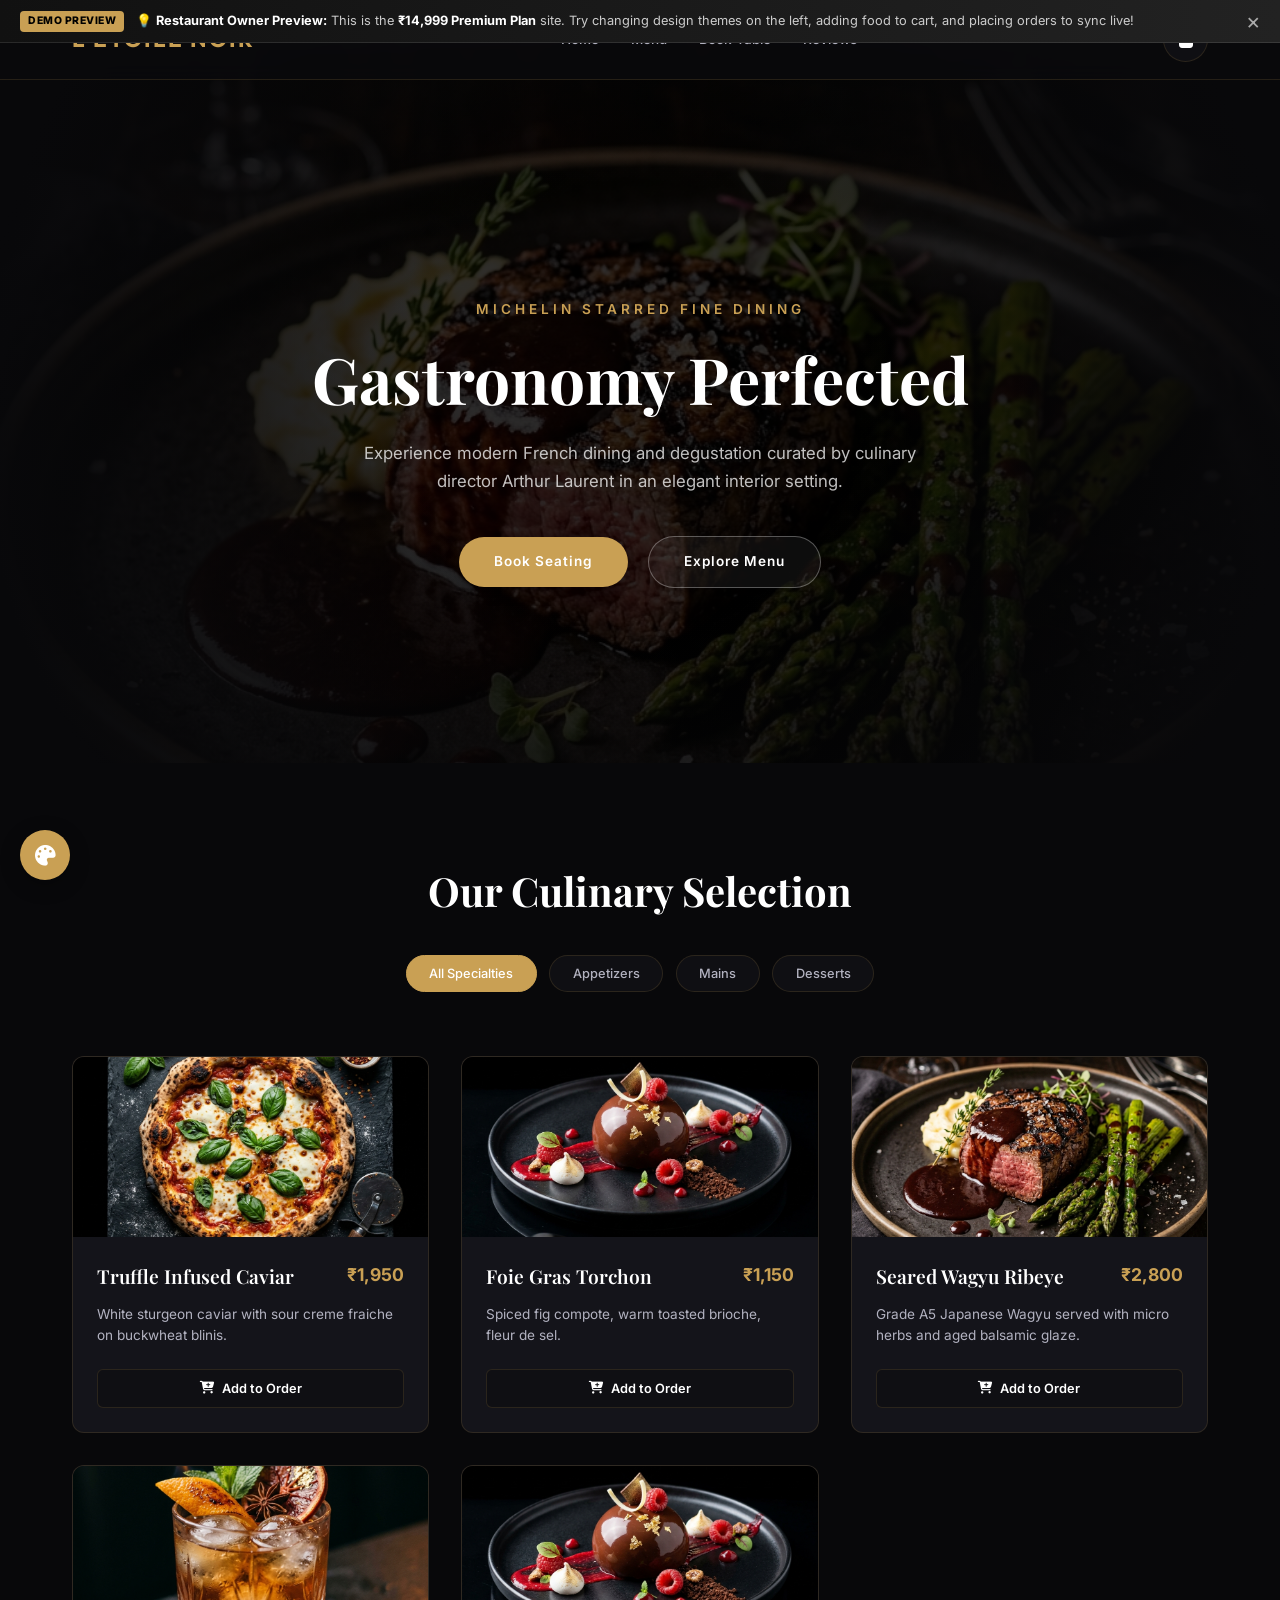
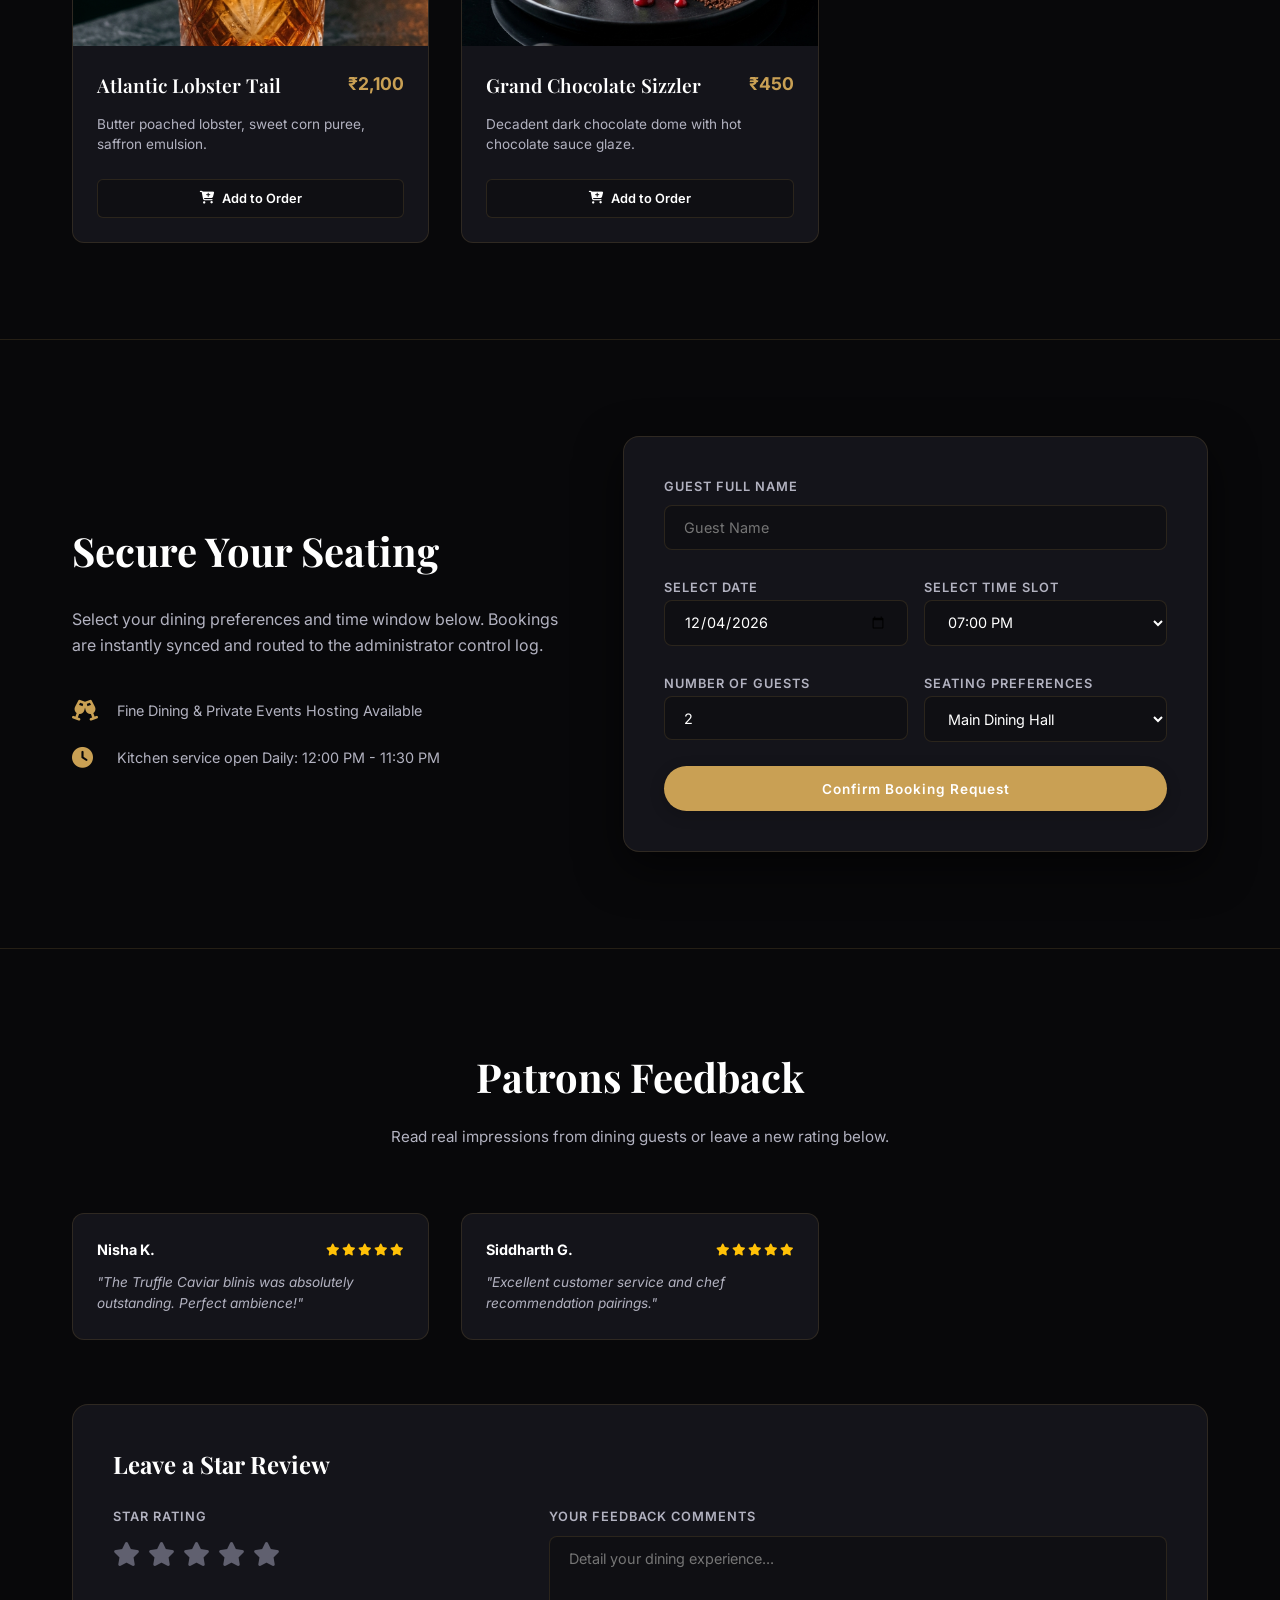
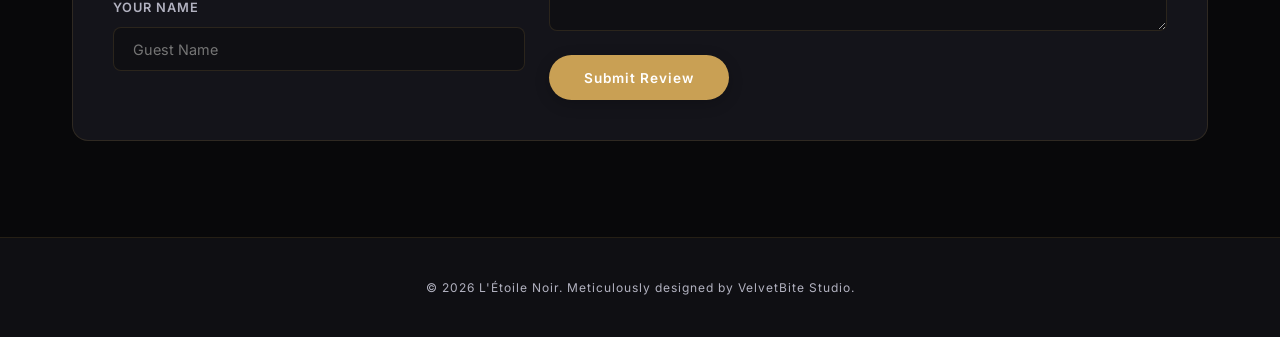
<file: demo/index.html>
<!DOCTYPE html>
<html lang="en">
<head>
    <meta charset="UTF-8">
    <meta name="viewport" content="width=device-width, initial-scale=1.0">
    <title>Live Demo Showcase | VelvetBite Templates</title>
    <!-- Google Fonts -->
    <link rel="preconnect" href="https://fonts.googleapis.com">
    <link rel="preconnect" href="https://fonts.gstatic.com" crossorigin>
    <link href="https://fonts.googleapis.com/css2?family=Inter:wght@300;400;500;600;700&family=Outfit:wght@400;500;600;700;800&family=Playfair+Display:ital,wght@0,400;0,600;1,400&family=Italianno&family=Cabin:wght@400;500;600;700&display=swap" rel="stylesheet">
    <!-- FontAwesome Icons -->
    <link rel="stylesheet" href="https://cdnjs.cloudflare.com/ajax/libs/font-awesome/6.4.0/css/all.min.css">
    <!-- Style Sheet -->
    <link rel="stylesheet" href="styles.css">
</head>
<body class="theme-luxury">

    <!-- Client Preview Demo Banner -->
    <div class="client-demo-banner" id="clientDemoBanner">
        <div class="demo-banner-content">
            <span class="demo-badge">DEMO PREVIEW</span>
            <p class="demo-text">💡 <strong>Restaurant Owner Preview:</strong> This is the <strong>₹14,999 Premium Plan</strong> site. Try changing design themes on the left, adding food to cart, and placing orders to sync live!</p>
        </div>
        <button class="demo-banner-close" id="closeDemoBanner" aria-label="Close Preview Banner">&times;</button>
    </div>

    <!-- Dynamic Theme Customizer Overlay (Fixed on Left side) -->
    <div class="theme-customizer" id="themeCustomizer">
        <div class="customizer-toggle" id="customizerToggle">
            <i class="fa-solid fa-palette"></i>
        </div>
        <div class="customizer-panel">
            <h4>Customize Design</h4>
            <p>Switch restaurant templates instantly to see color systems, layouts, and typography adapt:</p>
            <div class="customizer-options">
                <button class="opt-btn active" data-theme="luxury">
                    <span class="dot-color ruby"></span> Luxury French
                </button>
                <button class="opt-btn" data-theme="pizza">
                    <span class="dot-color orange"></span> Napoli Pizza
                </button>
                <button class="opt-btn" data-theme="coffee">
                    <span class="dot-color teal"></span> Urban Cafe
                </button>
            </div>
            <div class="customizer-badge">
                <i class="fa-solid fa-bolt"></i> Real-time Sync Active
            </div>
        </div>
    </div>

    <!-- Top Navigation -->
    <nav class="navbar">
        <div class="nav-container">
            <a href="#" class="brand-logo" id="brandLogo">L'Étoile Noir</a>
            <div class="nav-links">
                <a href="#hero" class="link-item">Home</a>
                <a href="#menu" class="link-item">Menu</a>
                <a href="#reservation" class="link-item">Book Table</a>
                <a href="#reviews" class="link-item">Reviews</a>
            </div>
            <div class="nav-actions">
                <button class="cart-trigger" id="cartTrigger">
                    <i class="fa-solid fa-bag-shopping"></i>
                    <span class="cart-count" id="cartCount">0</span>
                </button>
            </div>
        </div>
    </nav>

    <!-- Hero Section -->
    <header class="hero-section" id="hero">
        <div class="hero-overlay"></div>
        <div class="hero-container">
            <h5 class="hero-subtitle" id="heroSub">Michelin Starred Fine Dining</h5>
            <h1 class="hero-title" id="heroTitle">Gastronomy Perfected</h1>
            <p class="hero-desc" id="heroDesc">Experience modern French dining and degustation curated by culinary director Arthur Laurent in an elegant interior setting.</p>
            <div class="hero-ctas">
                <a href="#reservation" class="btn btn-primary">Book Seating</a>
                <a href="#menu" class="btn btn-secondary">Explore Menu</a>
            </div>
        </div>
    </header>

    <!-- Menu Showcase Section -->
    <section class="menu-section" id="menu">
        <div class="container">
            <div class="section-header">
                <h2>Our Culinary Selection</h2>
                <div class="category-tabs" id="menuTabs">
                    <button class="tab-btn active" data-category="all">All Specialties</button>
                    <button class="tab-btn" data-category="appetizers">Appetizers</button>
                    <button class="tab-btn" data-category="mains">Mains</button>
                    <button class="tab-btn" data-category="desserts">Desserts</button>
                </div>
            </div>

            <!-- Menu Grid -->
            <div class="menu-grid" id="menuGrid">
                <!-- Dynamically Rendered by JS based on Selected Theme -->
            </div>
        </div>
    </section>

    <!-- Seating & Table Reservations Section -->
    <section class="booking-section" id="reservation">
        <div class="container">
            <div class="booking-grid">
                <div class="booking-info">
                    <h2>Secure Your Seating</h2>
                    <p>Select your dining preferences and time window below. Bookings are instantly synced and routed to the administrator control log.</p>
                    
                    <div class="booking-meta">
                        <div class="meta-item">
                            <i class="fa-solid fa-champagne-glasses"></i>
                            <span>Fine Dining & Private Events Hosting Available</span>
                        </div>
                        <div class="meta-item">
                            <i class="fa-solid fa-clock"></i>
                            <span>Kitchen service open Daily: 12:00 PM - 11:30 PM</span>
                        </div>
                    </div>
                </div>
                
                <div class="booking-form-card">
                    <form id="reservationForm">
                        <div class="form-group">
                            <label for="resName">Guest Full Name</label>
                            <input type="text" id="resName" required placeholder="Guest Name">
                        </div>
                        <div class="form-group" style="display:grid; grid-template-columns:1fr 1fr; gap:1rem;">
                            <div>
                                <label for="resDate">Select Date</label>
                                <input type="date" id="resDate" required>
                            </div>
                            <div>
                                <label for="resSlot">Select Time Slot</label>
                                <select id="resSlot" required>
                                    <option>07:00 PM</option>
                                    <option>08:30 PM</option>
                                    <option>10:00 PM</option>
                                    <option>01:30 PM</option>
                                </select>
                            </div>
                        </div>
                        <div class="form-group" style="display:grid; grid-template-columns:1fr 1fr; gap:1rem;">
                            <div>
                                <label for="resGuests">Number of Guests</label>
                                <input type="number" id="resGuests" min="1" max="12" value="2" required>
                            </div>
                            <div>
                                <label for="resArea">Seating Preferences</label>
                                <select id="resArea">
                                    <option>Main Dining Hall</option>
                                    <option>Rooftop Terrace</option>
                                    <option>Private Chef Lounge</option>
                                    <option>Garden Patio</option>
                                </select>
                            </div>
                        </div>
                        <button type="submit" class="btn btn-primary btn-block">Confirm Booking Request</button>
                    </form>
                </div>
            </div>
        </div>
    </section>

    <!-- Reviews Section -->
    <section class="reviews-section" id="reviews">
        <div class="container">
            <div class="section-header">
                <h2>Patrons Feedback</h2>
                <p>Read real impressions from dining guests or leave a new rating below.</p>
            </div>

            <!-- Reviews list -->
            <div class="reviews-list-grid" id="reviewsGrid">
                <!-- Dynamically populated reviews -->
            </div>

            <!-- Review write form -->
            <div class="write-review-card">
                <h3>Leave a Star Review</h3>
                <form id="reviewForm">
                    <div style="display:grid; grid-template-columns:1fr 1.5fr; gap:1.5rem;">
                        <div>
                            <div class="form-group">
                                <label>Star Rating</label>
                                <div class="star-rating-selector" id="starRatingSelector">
                                    <span class="star-opt" data-rating="5"><i class="fa-solid fa-star"></i></span>
                                    <span class="star-opt" data-rating="4"><i class="fa-solid fa-star"></i></span>
                                    <span class="star-opt" data-rating="3"><i class="fa-solid fa-star"></i></span>
                                    <span class="star-opt" data-rating="2"><i class="fa-solid fa-star"></i></span>
                                    <span class="star-opt" data-rating="1"><i class="fa-solid fa-star"></i></span>
                                </div>
                            </div>
                            <div class="form-group">
                                <label for="revAuthor">Your Name</label>
                                <input type="text" id="revAuthor" required placeholder="Guest Name">
                            </div>
                        </div>
                        <div>
                            <div class="form-group">
                                <label for="revText">Your Feedback Comments</label>
                                <textarea id="revText" rows="4" required placeholder="Detail your dining experience..."></textarea>
                            </div>
                            <button type="submit" class="btn btn-primary" style="align-self:flex-end;">Submit Review</button>
                        </div>
                    </div>
                </form>
            </div>
        </div>
    </section>

    <!-- Sliding Cart Drawer Overlay -->
    <div class="cart-drawer-overlay" id="cartOverlay">
        <div class="cart-drawer">
            <div class="cart-header">
                <h3>Your Culinary Basket</h3>
                <button class="close-cart" id="closeCartBtn">&times;</button>
            </div>
            <div class="cart-items-container" id="cartItemsList">
                <!-- Cart items list here -->
            </div>
            <div class="cart-footer">
                <div class="cart-total-row">
                    <span>Subtotal:</span>
                    <span id="cartSubtotal">₹0</span>
                </div>
                <button class="btn btn-primary btn-block" id="checkoutBtn">Complete Reservation Order</button>
            </div>
        </div>
    </div>

    <!-- Notification Toast Popup -->
    <div class="sync-notification-toast" id="syncNotification">
        <div class="toast-content">
            <i class="fa-solid fa-circle-check toast-icon"></i>
            <div class="toast-body">
                <h5 id="toastTitle">Order Sent</h5>
                <p id="toastDesc">Your details have been successfully synchronized.</p>
            </div>
        </div>
    </div>

    <!-- Footer -->
    <footer class="footer">
        <div class="container">
            <p id="footerCopyright">© 2026 L'Étoile Noir. Meticulously designed by VelvetBite Studio.</p>
        </div>
    </footer>

    <!-- JavaScript code -->
    <script src="app.js"></script>
</body>
</html>
</file>
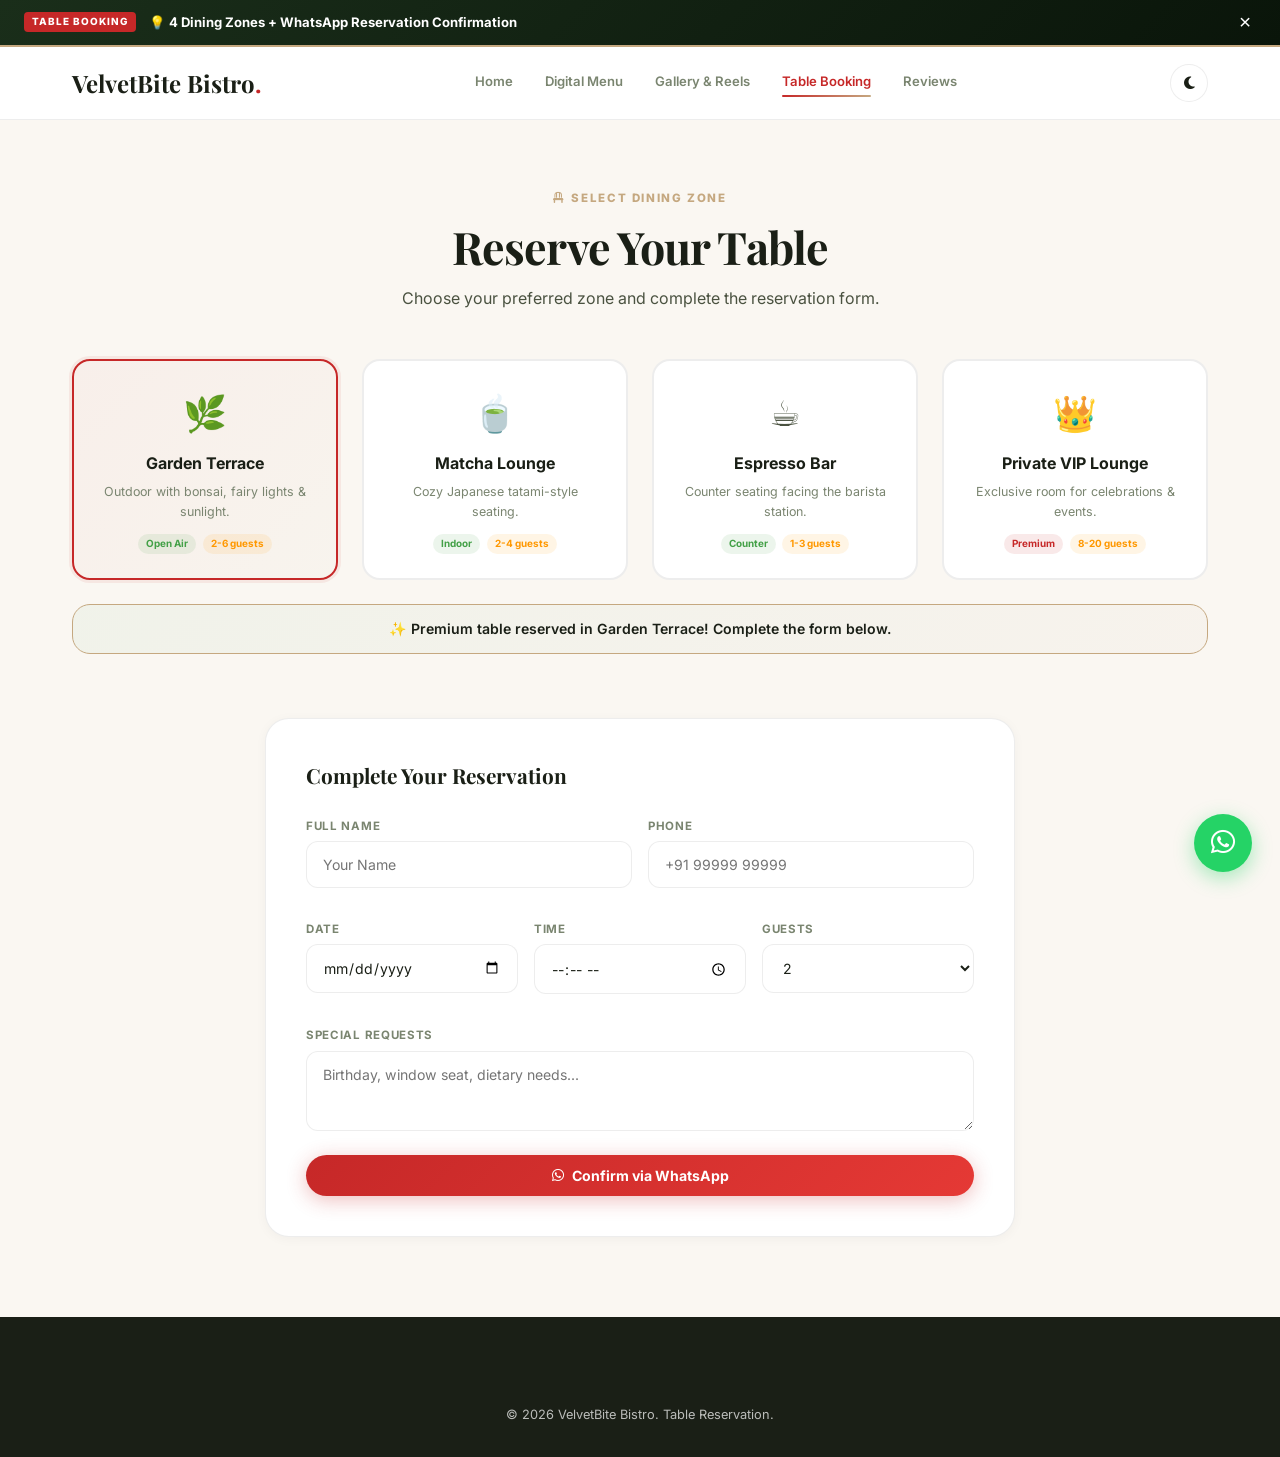
<file: business/reservation.html>
<!DOCTYPE html>
<html lang="en">
<head>
    <meta charset="UTF-8">
    <meta name="viewport" content="width=device-width, initial-scale=1.0">
    <title>Table Reservation | VelvetBite Bistro — 4 Premium Dining Zones</title>
    <meta name="description" content="Book your table at VelvetBite Bistro. Choose Garden Terrace, Matcha Lounge, Espresso Bar, or VIP Lounge.">
    <link rel="stylesheet" href="https://cdnjs.cloudflare.com/ajax/libs/font-awesome/6.4.0/css/all.min.css">
    <link rel="stylesheet" href="styles.css">
</head>
<body>
<div class="scroll-progress" id="scrollProgress"></div>
<div class="demo-banner" id="demoBanner">
    <div style="display:flex;align-items:center;"><span class="demo-banner-badge">TABLE BOOKING</span><span>💡 <strong>4 Dining Zones + WhatsApp Reservation Confirmation</strong></span></div>
    <button id="bannerClose">&times;</button>
</div>
<header class="header" id="header">
    <div class="container header-inner">
        <a href="index.html" class="logo">VelvetBite Bistro<span>.</span></a>
        <nav class="nav-links"><a href="index.html" class="nav-link">Home</a><a href="menu.html" class="nav-link">Digital Menu</a><a href="gallery.html" class="nav-link">Gallery & Reels</a><a href="reservation.html" class="nav-link active">Table Booking</a><a href="reviews.html" class="nav-link">Reviews</a></nav>
        <div class="nav-actions"><button id="themeBtn" class="theme-btn"><i class="fa-solid fa-moon"></i></button></div>
    </div>
</header>

<section style="padding:4rem 0 2rem;">
    <div class="container">
        <div class="section-header">
            <div class="section-label"><i class="fa-solid fa-chair"></i> Select Dining Zone</div>
            <h1 class="section-title font-serif">Reserve Your Table</h1>
            <p class="section-desc">Choose your preferred zone and complete the reservation form.</p>
        </div>
        <div class="grid-4" style="margin-bottom:1.5rem;">
            <div class="zone-card active" data-zone="Garden Terrace">
                <div class="zone-emoji">🌿</div>
                <h4 class="zone-title">Garden Terrace</h4>
                <p class="zone-desc">Outdoor with bonsai, fairy lights & sunlight.</p>
                <div class="zone-tags"><span class="zone-tag green">Open Air</span><span class="zone-tag orange">2-6 guests</span></div>
            </div>
            <div class="zone-card" data-zone="Matcha Lounge">
                <div class="zone-emoji">🍵</div>
                <h4 class="zone-title">Matcha Lounge</h4>
                <p class="zone-desc">Cozy Japanese tatami-style seating.</p>
                <div class="zone-tags"><span class="zone-tag green">Indoor</span><span class="zone-tag orange">2-4 guests</span></div>
            </div>
            <div class="zone-card" data-zone="Espresso Bar">
                <div class="zone-emoji">☕</div>
                <h4 class="zone-title">Espresso Bar</h4>
                <p class="zone-desc">Counter seating facing the barista station.</p>
                <div class="zone-tags"><span class="zone-tag green">Counter</span><span class="zone-tag orange">1-3 guests</span></div>
            </div>
            <div class="zone-card" data-zone="Private VIP Lounge">
                <div class="zone-emoji">👑</div>
                <h4 class="zone-title">Private VIP Lounge</h4>
                <p class="zone-desc">Exclusive room for celebrations & events.</p>
                <div class="zone-tags"><span class="zone-tag red">Premium</span><span class="zone-tag orange">8-20 guests</span></div>
            </div>
        </div>
        <div class="status-bar" style="margin-bottom:2rem;"><span id="statusText">✨ Premium table reserved in Garden Terrace! Complete the form below.</span></div>
    </div>
</section>

<section style="padding:0 0 5rem;">
    <div class="container">
        <div class="card" style="max-width:750px;margin:0 auto;padding:2.5rem;overflow:visible;">
            <h3 class="card-title" style="font-size:1.3rem;margin-bottom:1.5rem;">Complete Your Reservation</h3>
            <form id="resForm">
                <div class="form-row" style="margin-bottom:1rem;">
                    <div class="form-group"><label class="form-label">Full Name</label><input type="text" id="resName" class="form-input" required placeholder="Your Name"></div>
                    <div class="form-group"><label class="form-label">Phone</label><input type="tel" id="resPhone" class="form-input" required placeholder="+91 99999 99999"></div>
                </div>
                <div style="display:grid;grid-template-columns:1fr 1fr 1fr;gap:1rem;margin-bottom:1rem;">
                    <div class="form-group"><label class="form-label">Date</label><input type="date" id="resDate" class="form-input" required></div>
                    <div class="form-group"><label class="form-label">Time</label><input type="time" id="resTime" class="form-input" required></div>
                    <div class="form-group"><label class="form-label">Guests</label>
                        <select id="resGuests" class="form-input"><option>1</option><option selected>2</option><option>3</option><option>4</option><option>5-6</option><option>7-8</option><option>9-12 (VIP)</option><option>13-20 (Event)</option></select>
                    </div>
                </div>
                <div class="form-group"><label class="form-label">Special Requests</label><textarea id="resNotes" class="form-input" rows="3" placeholder="Birthday, window seat, dietary needs..."></textarea></div>
                <button type="submit" class="btn btn-primary btn-block"><i class="fa-brands fa-whatsapp"></i> Confirm via WhatsApp</button>
            </form>
        </div>
    </div>
</section>

<a href="https://wa.me/919999999999" target="_blank" class="wa-float"><i class="fa-brands fa-whatsapp"></i></a>
<button class="back-top" id="backTop"><i class="fa-solid fa-chevron-up"></i></button>
<footer class="footer"><div class="container"><div class="footer-bottom" style="border-top:none;margin-top:0;">© 2026 VelvetBite Bistro. Table Reservation.</div></div></footer>
<script src="app.js"></script>
</body>
</html>
</file>
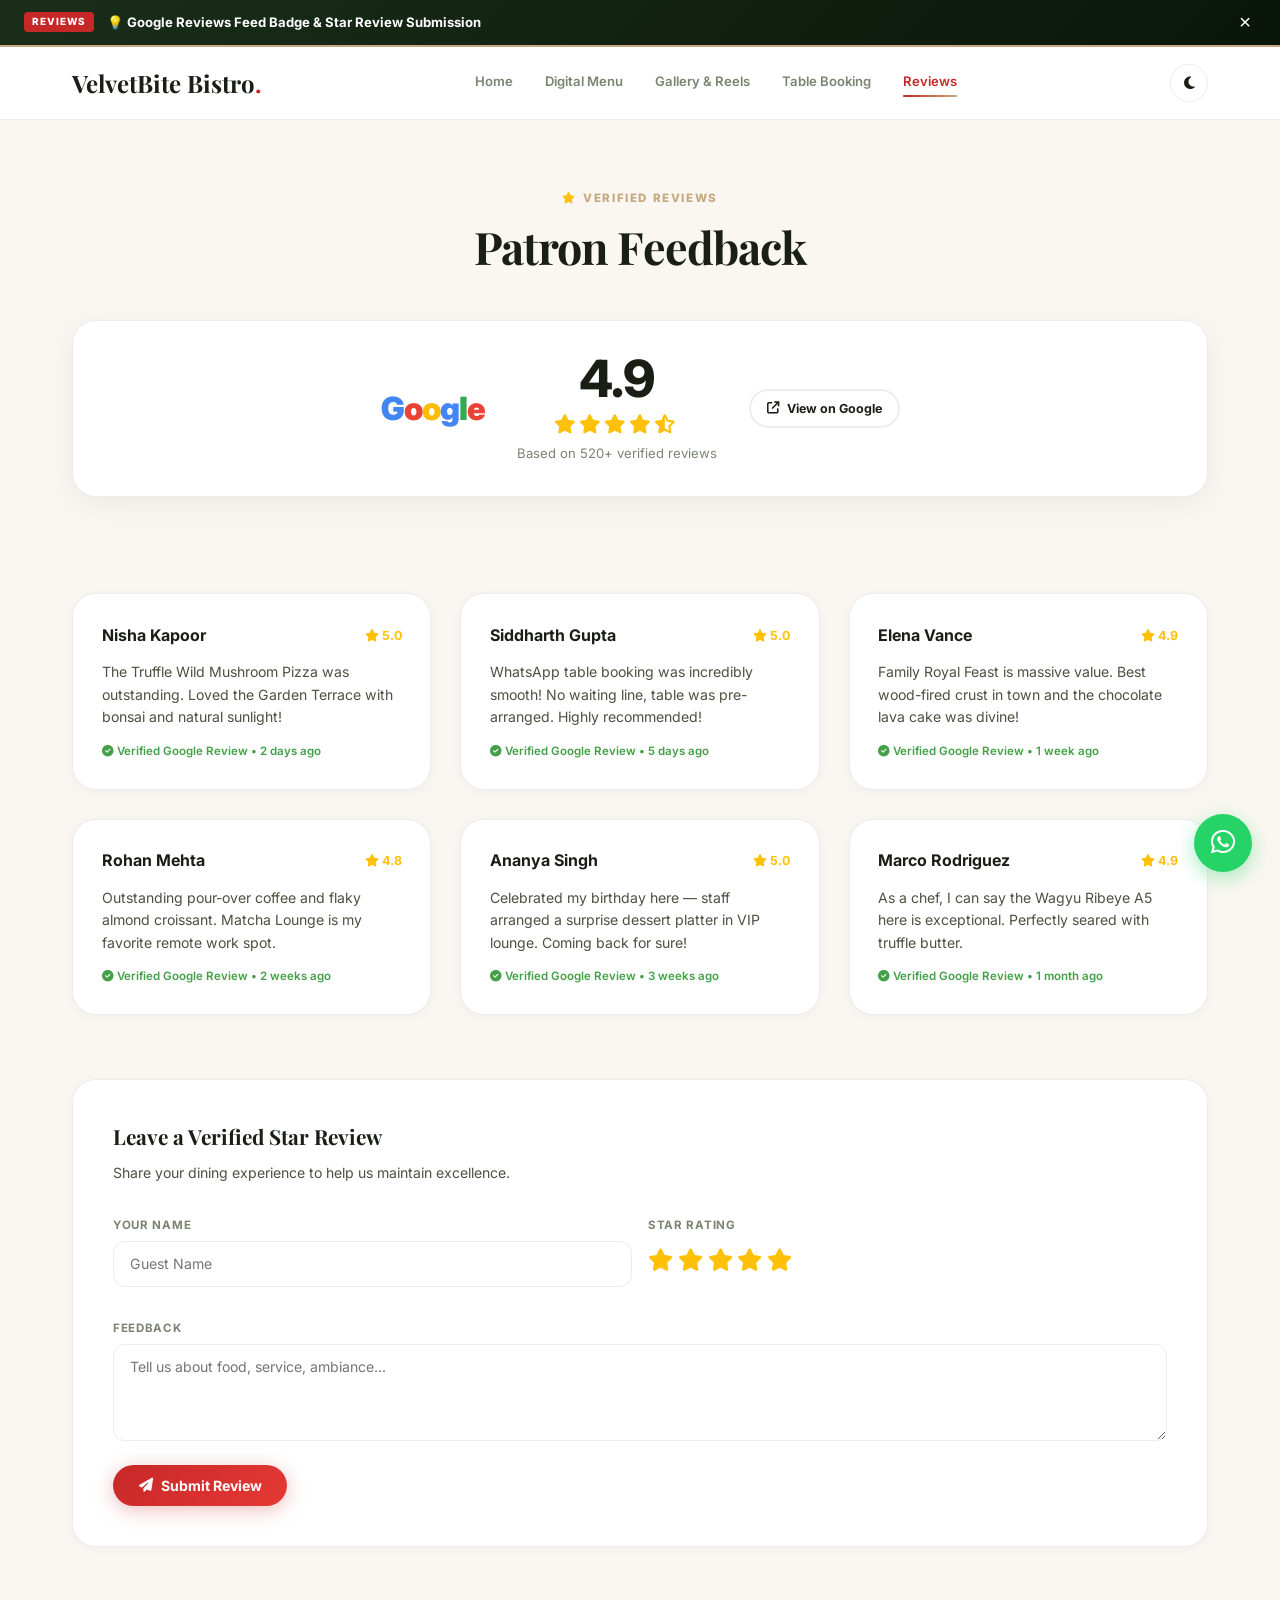
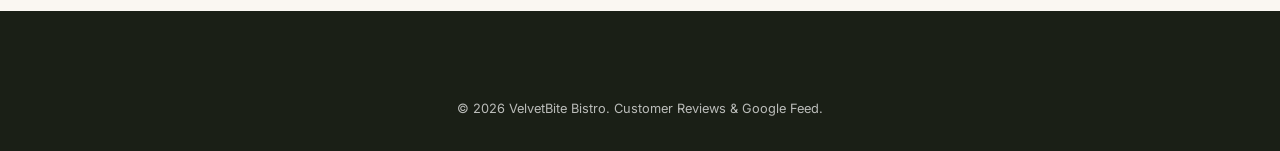
<file: business/reviews.html>
<!DOCTYPE html>
<html lang="en">
<head>
    <meta charset="UTF-8">
    <meta name="viewport" content="width=device-width, initial-scale=1.0">
    <title>Customer Reviews & Google Feed | VelvetBite Bistro</title>
    <meta name="description" content="Read 520+ verified Google reviews. Leave your own star rating and feedback.">
    <link rel="stylesheet" href="https://cdnjs.cloudflare.com/ajax/libs/font-awesome/6.4.0/css/all.min.css">
    <link rel="stylesheet" href="styles.css">
</head>
<body>
<div class="scroll-progress" id="scrollProgress"></div>
<div class="demo-banner" id="demoBanner">
    <div style="display:flex;align-items:center;"><span class="demo-banner-badge">REVIEWS</span><span>💡 <strong>Google Reviews Feed Badge & Star Review Submission</strong></span></div>
    <button id="bannerClose">&times;</button>
</div>
<header class="header" id="header">
    <div class="container header-inner">
        <a href="index.html" class="logo">VelvetBite Bistro<span>.</span></a>
        <nav class="nav-links"><a href="index.html" class="nav-link">Home</a><a href="menu.html" class="nav-link">Digital Menu</a><a href="gallery.html" class="nav-link">Gallery & Reels</a><a href="reservation.html" class="nav-link">Table Booking</a><a href="reviews.html" class="nav-link active">Reviews</a></nav>
        <div class="nav-actions"><button id="themeBtn" class="theme-btn"><i class="fa-solid fa-moon"></i></button></div>
    </div>
</header>

<section style="padding:4rem 0 2rem;">
    <div class="container">
        <div class="section-header">
            <div class="section-label"><i class="fa-solid fa-star" style="color:#ffc107;"></i> Verified Reviews</div>
            <h1 class="section-title font-serif">Patron Feedback</h1>
        </div>

        <!-- Google Reviews Badge -->
        <div class="google-badge">
            <div class="google-logo"><span class="g1">G</span><span class="g2">o</span><span class="g3">o</span><span class="g4">g</span><span class="g5">l</span><span class="g6">e</span></div>
            <div style="text-align:center;">
                <div class="google-score">4.9</div>
                <div class="google-stars"><i class="fa-solid fa-star"></i><i class="fa-solid fa-star"></i><i class="fa-solid fa-star"></i><i class="fa-solid fa-star"></i><i class="fa-solid fa-star-half-stroke"></i></div>
                <p class="google-count">Based on 520+ verified reviews</p>
            </div>
            <a href="https://google.com/maps" target="_blank" class="btn btn-outline btn-sm"><i class="fa-solid fa-arrow-up-right-from-square"></i> View on Google</a>
        </div>
    </div>
</section>

<section style="padding:1rem 0 4rem;">
    <div class="container">
        <div class="grid-3" id="reviewsGrid">
            <div class="review-card">
                <div class="review-header"><span class="review-name">Nisha Kapoor</span><span class="star-rating"><i class="fa-solid fa-star"></i> 5.0</span></div>
                <p class="review-text">The Truffle Wild Mushroom Pizza was outstanding. Loved the Garden Terrace with bonsai and natural sunlight!</p>
                <span class="review-verified"><i class="fa-solid fa-circle-check"></i> Verified Google Review • 2 days ago</span>
            </div>
            <div class="review-card">
                <div class="review-header"><span class="review-name">Siddharth Gupta</span><span class="star-rating"><i class="fa-solid fa-star"></i> 5.0</span></div>
                <p class="review-text">WhatsApp table booking was incredibly smooth! No waiting line, table was pre-arranged. Highly recommended!</p>
                <span class="review-verified"><i class="fa-solid fa-circle-check"></i> Verified Google Review • 5 days ago</span>
            </div>
            <div class="review-card">
                <div class="review-header"><span class="review-name">Elena Vance</span><span class="star-rating"><i class="fa-solid fa-star"></i> 4.9</span></div>
                <p class="review-text">Family Royal Feast is massive value. Best wood-fired crust in town and the chocolate lava cake was divine!</p>
                <span class="review-verified"><i class="fa-solid fa-circle-check"></i> Verified Google Review • 1 week ago</span>
            </div>
            <div class="review-card">
                <div class="review-header"><span class="review-name">Rohan Mehta</span><span class="star-rating"><i class="fa-solid fa-star"></i> 4.8</span></div>
                <p class="review-text">Outstanding pour-over coffee and flaky almond croissant. Matcha Lounge is my favorite remote work spot.</p>
                <span class="review-verified"><i class="fa-solid fa-circle-check"></i> Verified Google Review • 2 weeks ago</span>
            </div>
            <div class="review-card">
                <div class="review-header"><span class="review-name">Ananya Singh</span><span class="star-rating"><i class="fa-solid fa-star"></i> 5.0</span></div>
                <p class="review-text">Celebrated my birthday here — staff arranged a surprise dessert platter in VIP lounge. Coming back for sure!</p>
                <span class="review-verified"><i class="fa-solid fa-circle-check"></i> Verified Google Review • 3 weeks ago</span>
            </div>
            <div class="review-card">
                <div class="review-header"><span class="review-name">Marco Rodriguez</span><span class="star-rating"><i class="fa-solid fa-star"></i> 4.9</span></div>
                <p class="review-text">As a chef, I can say the Wagyu Ribeye A5 here is exceptional. Perfectly seared with truffle butter.</p>
                <span class="review-verified"><i class="fa-solid fa-circle-check"></i> Verified Google Review • 1 month ago</span>
            </div>
        </div>

        <!-- Submit Review -->
        <div class="card" style="margin-top:4rem;padding:2.5rem;overflow:visible;">
            <h3 class="card-title" style="font-size:1.3rem;margin-bottom:0.5rem;">Leave a Verified Star Review</h3>
            <p style="font-size:0.88rem;color:var(--text-body);margin-bottom:2rem;">Share your dining experience to help us maintain excellence.</p>
            <form id="revForm">
                <div class="form-row" style="margin-bottom:1rem;">
                    <div class="form-group"><label class="form-label">Your Name</label><input type="text" id="revName" class="form-input" required placeholder="Guest Name"></div>
                    <div class="form-group">
                        <label class="form-label">Star Rating</label>
                        <div class="star-select" style="padding-top:0.5rem;">
                            <i class="fa-solid fa-star active" data-r="1"></i>
                            <i class="fa-solid fa-star active" data-r="2"></i>
                            <i class="fa-solid fa-star active" data-r="3"></i>
                            <i class="fa-solid fa-star active" data-r="4"></i>
                            <i class="fa-solid fa-star active" data-r="5"></i>
                        </div>
                    </div>
                </div>
                <div class="form-group"><label class="form-label">Feedback</label><textarea id="revComment" class="form-input" rows="4" required placeholder="Tell us about food, service, ambiance..."></textarea></div>
                <button type="submit" class="btn btn-primary"><i class="fa-solid fa-paper-plane"></i> Submit Review</button>
            </form>
        </div>
    </div>
</section>

<a href="https://wa.me/919999999999" target="_blank" class="wa-float"><i class="fa-brands fa-whatsapp"></i></a>
<button class="back-top" id="backTop"><i class="fa-solid fa-chevron-up"></i></button>
<footer class="footer"><div class="container"><div class="footer-bottom" style="border-top:none;margin-top:0;">© 2026 VelvetBite Bistro. Customer Reviews & Google Feed.</div></div></footer>
<script src="app.js"></script>
</body>
</html>
</file>
<file: demo/styles.css>
/* ==========================================================================
   VELVETBITE DEMO RESTAURANT TEMPLATE DESIGN STYLES
   ========================================================================== */

/* --- Custom Variables and CSS Reset --- */
:root {
    /* Global Reset Variables */
    --transition-smooth: all 0.3s cubic-bezier(0.16, 1, 0.3, 1);
    
    /* Default Luxury Theme Colors */
    --bg-primary: #0a0a0c;
    --bg-secondary: #121216;
    --bg-card: #181820;
    --accent-color: #cda45e;
    --accent-hover: #ddb876;
    --text-primary: #ffffff;
    --text-secondary: #a8a8b3;
    --text-muted: #666673;
    --font-heading: 'Playfair Display', serif;
    --font-body: 'Inter', sans-serif;
    --font-logo: 'Outfit', sans-serif;
    --border-rgba: rgba(205, 164, 94, 0.15);
    --shadow-premium: 0 15px 40px rgba(0, 0, 0, 0.5);
    
    /* Global heights */
    --navbar-height: 80px;
}

* {
    margin: 0;
    padding: 0;
    box-sizing: border-box;
}

body {
    background-color: var(--bg-primary);
    color: var(--text-primary);
    font-family: var(--font-body);
    line-height: 1.6;
    overflow-x: hidden;
    transition: background-color 0.4s ease, color 0.4s ease;
}

a {
    color: inherit;
    text-decoration: none;
}

ul {
    list-style: none;
}

button, input, select, textarea {
    font-family: inherit;
    font-size: inherit;
    outline: none;
    border: none;
    background: none;
}

/* --- Theme Variable Overrides --- */

/* 1. Luxury Theme (Default) */
.theme-luxury {
    --bg-primary: #08080a;
    --bg-secondary: #0f0f13;
    --bg-card: #14141a;
    --accent-color: #c9a054;
    --accent-hover: #dcba7c;
    --text-primary: #ffffff;
    --text-secondary: #b2b2c0;
    --text-muted: #60606f;
    --font-heading: 'Playfair Display', serif;
    --font-body: 'Inter', sans-serif;
    --border-rgba: rgba(201, 160, 84, 0.15);
    --shadow-premium: 0 15px 45px rgba(0, 0, 0, 0.6);
}

/* 2. Napoli Pizza Theme */
.theme-pizza {
    --bg-primary: #fcf9f5;
    --bg-secondary: #f4eee3;
    --bg-card: #ffffff;
    --accent-color: #d14d2a;
    --accent-hover: #b83e1e;
    --text-primary: #2a221f;
    --text-secondary: #6e605a;
    --text-muted: #9e8e87;
    --font-heading: 'Playfair Display', serif;
    --font-body: 'Cabin', sans-serif;
    --font-logo: 'Italianno', cursive;
    --border-rgba: rgba(209, 77, 42, 0.1);
    --shadow-premium: 0 10px 30px rgba(42, 34, 31, 0.06);
}
.theme-pizza .brand-logo {
    font-family: var(--font-logo) !important;
    font-size: 2.2rem !important;
    font-weight: 400 !important;
    letter-spacing: 0px !important;
    text-transform: none !important;
    color: var(--accent-color) !important;
}

/* 3. Urban Cafe Theme */
.theme-coffee {
    --bg-primary: #f5f2eb;
    --bg-secondary: #eae5da;
    --bg-card: #ffffff;
    --accent-color: #2b5c56;
    --accent-hover: #1e413d;
    --text-primary: #1f2d2b;
    --text-secondary: #566966;
    --text-muted: #8b9d9a;
    --font-heading: 'Outfit', sans-serif;
    --font-body: 'Inter', sans-serif;
    --border-rgba: rgba(43, 92, 86, 0.1);
    --shadow-premium: 0 10px 30px rgba(31, 45, 43, 0.05);
}

/* --- Container --- */
.container {
    width: 100%;
    max-width: 1200px;
    margin: 0 auto;
    padding: 0 2rem;
}

/* --- Floating Theme Customizer --- */
.theme-customizer {
    position: fixed;
    left: 20px;
    bottom: 20px;
    z-index: 1000;
    display: flex;
    align-items: flex-end;
    gap: 10px;
}

.customizer-toggle {
    width: 50px;
    height: 50px;
    border-radius: 50%;
    background-color: var(--accent-color);
    color: #ffffff;
    display: flex;
    align-items: center;
    justify-content: center;
    font-size: 1.3rem;
    cursor: pointer;
    box-shadow: 0 5px 20px rgba(0,0,0,0.3);
    transition: var(--transition-smooth);
}
.customizer-toggle:hover {
    transform: rotate(45deg) scale(1.05);
}

.customizer-panel {
    background-color: var(--bg-card);
    border: 1px solid var(--border-rgba);
    border-radius: 12px;
    padding: 1.2rem;
    width: 280px;
    box-shadow: var(--shadow-premium);
    display: none;
    flex-direction: column;
    gap: 0.8rem;
    animation: slideUp 0.3s cubic-bezier(0.16, 1, 0.3, 1) forwards;
}

.theme-customizer.active .customizer-panel {
    display: flex;
}

.customizer-panel h4 {
    font-family: var(--font-heading);
    font-size: 1.1rem;
    color: var(--text-primary);
}

.customizer-panel p {
    font-size: 0.75rem;
    color: var(--text-secondary);
    line-height: 1.4;
}

.customizer-options {
    display: flex;
    flex-direction: column;
    gap: 0.5rem;
}

.opt-btn {
    display: flex;
    align-items: center;
    gap: 10px;
    width: 100%;
    padding: 0.6rem 1rem;
    border-radius: 6px;
    background-color: var(--bg-secondary);
    color: var(--text-primary);
    font-size: 0.8rem;
    font-weight: 500;
    cursor: pointer;
    border: 1px solid transparent;
    transition: var(--transition-smooth);
    text-align: left;
}
.opt-btn:hover {
    background-color: var(--bg-card);
    border-color: var(--border-rgba);
}
.opt-btn.active {
    border-color: var(--accent-color);
    background-color: var(--bg-secondary);
}

.dot-color {
    width: 10px;
    height: 10px;
    border-radius: 50%;
}
.dot-color.ruby { background-color: #c9a054; }
.dot-color.orange { background-color: #d14d2a; }
.dot-color.teal { background-color: #2b5c56; }

.customizer-badge {
    background-color: rgba(37, 211, 102, 0.1);
    color: #25d366;
    font-size: 0.65rem;
    font-weight: 700;
    text-transform: uppercase;
    letter-spacing: 1px;
    padding: 0.4rem;
    border-radius: 4px;
    display: flex;
    align-items: center;
    justify-content: center;
    gap: 5px;
    margin-top: 5px;
}

@keyframes slideUp {
    from { opacity: 0; transform: translateY(15px); }
    to { opacity: 1; transform: translateY(0); }
}

/* --- Top Navigation --- */
.navbar {
    height: var(--navbar-height);
    width: 100%;
    position: fixed;
    top: 0;
    left: 0;
    z-index: 99;
    background-color: rgba(10, 10, 12, 0.85);
    backdrop-filter: blur(10px);
    border-bottom: 1px solid var(--border-rgba);
    transition: var(--transition-smooth);
}
.theme-pizza .navbar {
    background-color: rgba(252, 249, 245, 0.9);
}
.theme-coffee .navbar {
    background-color: rgba(245, 242, 235, 0.9);
}

.nav-container {
    max-width: 1200px;
    margin: 0 auto;
    height: 100%;
    display: flex;
    align-items: center;
    justify-content: space-between;
    padding: 0 2rem;
}

.brand-logo {
    font-family: var(--font-logo);
    font-size: 1.4rem;
    font-weight: 700;
    text-transform: uppercase;
    letter-spacing: 2px;
    color: var(--accent-color);
    transition: var(--transition-smooth);
}

.nav-links {
    display: flex;
    align-items: center;
    gap: 2rem;
}

.link-item {
    font-size: 0.85rem;
    font-weight: 500;
    color: var(--text-secondary);
    transition: var(--transition-smooth);
    position: relative;
    padding: 0.5rem 0;
}
.link-item:hover, .link-item.active {
    color: var(--accent-color);
}
.link-item::after {
    content: '';
    position: absolute;
    bottom: 0;
    left: 0;
    width: 0;
    height: 1px;
    background-color: var(--accent-color);
    transition: var(--transition-smooth);
}
.link-item:hover::after {
    width: 100%;
}

.nav-actions {
    display: flex;
    align-items: center;
}

.cart-trigger {
    width: 45px;
    height: 45px;
    border-radius: 50%;
    background-color: var(--bg-secondary);
    border: 1px solid var(--border-rgba);
    color: var(--text-primary);
    display: flex;
    align-items: center;
    justify-content: center;
    cursor: pointer;
    position: relative;
    transition: var(--transition-smooth);
}
.cart-trigger:hover {
    background-color: var(--accent-color);
    color: #ffffff;
    transform: scale(1.05);
}

.cart-count {
    position: absolute;
    top: -5px;
    right: -5px;
    background-color: var(--accent-color);
    color: #ffffff;
    font-size: 0.65rem;
    font-weight: 700;
    width: 20px;
    height: 20px;
    border-radius: 50%;
    display: flex;
    align-items: center;
    justify-content: center;
    border: 2px solid var(--bg-primary);
}
.theme-pizza .cart-count {
    background-color: #d14d2a;
}

/* --- Hero Section --- */
.hero-section {
    position: relative;
    min-height: 80vh;
    padding-top: var(--navbar-height);
    display: flex;
    align-items: center;
    background-size: cover;
    background-position: center;
    background-attachment: fixed;
    transition: background-image 0.5s ease;
}

/* Background image overrides based on theme */
.theme-luxury .hero-section {
    background-image: linear-gradient(rgba(0,0,0,0.8), rgba(0,0,0,0.85)), url('../assets/steak_gourmet.png');
}
.theme-pizza .hero-section {
    background-image: linear-gradient(rgba(0,0,0,0.5), rgba(0,0,0,0.6)), url('../assets/pizza_premium.png');
}
.theme-coffee .hero-section {
    background-image: linear-gradient(rgba(0,0,0,0.6), rgba(0,0,0,0.7)), url('../assets/cocktail_luxury.png');
}

.hero-overlay {
    position: absolute;
    top: 0;
    left: 0;
    width: 100%;
    height: 100%;
    background: radial-gradient(circle at center, transparent 30%, var(--bg-primary) 90%);
    z-index: 1;
    pointer-events: none;
}

.hero-container {
    position: relative;
    z-index: 2;
    max-width: 800px;
    margin: 0 auto;
    padding: 4rem 2rem;
    text-align: center;
}

.hero-subtitle {
    font-family: var(--font-body);
    font-size: 0.85rem;
    font-weight: 600;
    text-transform: uppercase;
    letter-spacing: 4px;
    color: var(--accent-color);
    margin-bottom: 1.5rem;
}

.hero-title {
    font-family: var(--font-heading);
    font-size: 4rem;
    line-height: 1.1;
    font-weight: 700;
    color: #ffffff;
    margin-bottom: 1.5rem;
}
.theme-coffee .hero-title {
    font-weight: 800;
}

.hero-desc {
    font-size: 1.05rem;
    color: rgba(255, 255, 255, 0.75);
    margin-bottom: 2.5rem;
    line-height: 1.7;
    max-width: 600px;
    margin-left: auto;
    margin-right: auto;
}

.hero-ctas {
    display: flex;
    align-items: center;
    justify-content: center;
    gap: 1.2rem;
}

/* --- Buttons System --- */
.btn {
    display: inline-flex;
    align-items: center;
    justify-content: center;
    padding: 0.9rem 2.2rem;
    border-radius: 50px;
    font-size: 0.85rem;
    font-weight: 600;
    letter-spacing: 1px;
    cursor: pointer;
    transition: var(--transition-smooth);
}

.btn-primary {
    background-color: var(--accent-color);
    color: #ffffff;
    box-shadow: 0 4px 15px rgba(0,0,0,0.2);
}
.btn-primary:hover {
    background-color: var(--accent-hover);
    transform: translateY(-2px);
    box-shadow: 0 6px 20px rgba(0,0,0,0.3);
}

.btn-secondary {
    border: 1px solid rgba(255, 255, 255, 0.3);
    color: #ffffff;
    background-color: rgba(255,255,255,0.05);
}
.btn-secondary:hover {
    background-color: rgba(255, 255, 255, 0.1);
    border-color: #ffffff;
    transform: translateY(-2px);
}

.btn-block {
    width: 100%;
}

/* --- Sections Styling --- */
.menu-section, .booking-section, .reviews-section {
    padding: 6rem 0;
    border-bottom: 1px solid var(--border-rgba);
}

.section-header {
    text-align: center;
    max-width: 600px;
    margin: 0 auto 4rem;
}

.section-header h2 {
    font-family: var(--font-heading);
    font-size: 2.5rem;
    color: var(--text-primary);
    margin-bottom: 1rem;
}

.section-header p {
    color: var(--text-secondary);
    font-size: 0.95rem;
}

/* --- Category Filter Tabs --- */
.category-tabs {
    display: flex;
    align-items: center;
    justify-content: center;
    gap: 0.8rem;
    margin-top: 2rem;
    flex-wrap: wrap;
}

.tab-btn {
    padding: 0.6rem 1.4rem;
    border-radius: 30px;
    font-size: 0.8rem;
    font-weight: 500;
    color: var(--text-secondary);
    background-color: var(--bg-secondary);
    border: 1px solid var(--border-rgba);
    cursor: pointer;
    transition: var(--transition-smooth);
}
.tab-btn:hover, .tab-btn.active {
    background-color: var(--accent-color);
    color: #ffffff;
    border-color: var(--accent-color);
}

/* --- Menu Grid Cards --- */
.menu-grid {
    display: grid;
    grid-template-columns: repeat(auto-fill, minmax(280px, 1fr));
    gap: 2rem;
}

.menu-card {
    background-color: var(--bg-card);
    border: 1px solid var(--border-rgba);
    border-radius: 12px;
    overflow: hidden;
    transition: var(--transition-smooth);
    display: flex;
    flex-direction: column;
}
.menu-card:hover {
    transform: translateY(-6px);
    box-shadow: var(--shadow-premium);
}

.menu-card-img {
    height: 180px;
    overflow: hidden;
    position: relative;
    background-color: var(--bg-secondary);
}
.menu-card-img img {
    width: 100%;
    height: 100%;
    object-fit: cover;
    transition: var(--transition-smooth);
}
.menu-card:hover .menu-card-img img {
    transform: scale(1.08);
}

.menu-card-body {
    padding: 1.5rem;
    display: flex;
    flex-direction: column;
    flex-grow: 1;
}

.menu-card-header {
    display: flex;
    align-items: flex-start;
    justify-content: space-between;
    gap: 10px;
    margin-bottom: 0.8rem;
}

.menu-card-title {
    font-family: var(--font-heading);
    font-size: 1.2rem;
    font-weight: 600;
    color: var(--text-primary);
}

.menu-card-price {
    font-size: 1.1rem;
    font-weight: 700;
    color: var(--accent-color);
    white-space: nowrap;
}

.menu-card-desc {
    font-size: 0.85rem;
    color: var(--text-secondary);
    line-height: 1.5;
    margin-bottom: 1.5rem;
    flex-grow: 1;
}

.menu-card-actions {
    margin-top: auto;
}

.btn-add-cart {
    width: 100%;
    padding: 0.7rem 1.2rem;
    border-radius: 6px;
    background-color: var(--bg-secondary);
    border: 1px solid var(--border-rgba);
    color: var(--text-primary);
    font-size: 0.8rem;
    font-weight: 600;
    cursor: pointer;
    display: flex;
    align-items: center;
    justify-content: center;
    gap: 8px;
    transition: var(--transition-smooth);
}
.btn-add-cart:hover {
    background-color: var(--accent-color);
    color: #ffffff;
    border-color: var(--accent-color);
}

/* --- Table Booking Section --- */
.booking-grid {
    display: grid;
    grid-template-columns: 1fr 1.2fr;
    gap: 4rem;
    align-items: center;
}

@media(max-width: 991px) {
    .booking-grid {
        grid-template-columns: 1fr;
        gap: 3rem;
    }
}

.booking-info h2 {
    font-family: var(--font-heading);
    font-size: 2.5rem;
    margin-bottom: 1.5rem;
}

.booking-info p {
    color: var(--text-secondary);
    margin-bottom: 2.5rem;
}

.booking-meta {
    display: flex;
    flex-direction: column;
    gap: 1.5rem;
}

.meta-item {
    display: flex;
    align-items: center;
    gap: 15px;
}

.meta-item i {
    font-size: 1.3rem;
    color: var(--accent-color);
    width: 30px;
}

.meta-item span {
    font-size: 0.9rem;
    color: var(--text-secondary);
}

.booking-form-card {
    background-color: var(--bg-card);
    border: 1px solid var(--border-rgba);
    padding: 2.5rem;
    border-radius: 16px;
    box-shadow: var(--shadow-premium);
}

.form-group {
    margin-bottom: 1.5rem;
    display: flex;
    flex-direction: column;
    gap: 8px;
}

.form-group label {
    font-size: 0.8rem;
    font-weight: 600;
    text-transform: uppercase;
    letter-spacing: 1px;
    color: var(--text-secondary);
}

.form-group input, .form-group select, .form-group textarea {
    width: 100%;
    padding: 0.8rem 1.2rem;
    border-radius: 8px;
    background-color: var(--bg-secondary);
    border: 1px solid var(--border-rgba);
    color: var(--text-primary);
    font-size: 0.9rem;
    transition: var(--transition-smooth);
}
.form-group input:focus, .form-group select:focus, .form-group textarea:focus {
    border-color: var(--accent-color);
}

/* --- Reviews Feed Grid --- */
.reviews-list-grid {
    display: grid;
    grid-template-columns: repeat(auto-fill, minmax(320px, 1fr));
    gap: 2rem;
    margin-bottom: 4rem;
}

.review-feed-card {
    background-color: var(--bg-card);
    border: 1px solid var(--border-rgba);
    border-radius: 12px;
    padding: 1.5rem;
    display: flex;
    flex-direction: column;
    gap: 10px;
    transition: var(--transition-smooth);
}

.review-feed-header {
    display: flex;
    justify-content: space-between;
    align-items: center;
}

.review-feed-author {
    font-weight: 700;
    font-size: 0.9rem;
    color: var(--text-primary);
}

.review-feed-stars {
    color: #ffc107;
    font-size: 0.75rem;
    display: flex;
    gap: 2px;
}

.review-feed-text {
    font-size: 0.85rem;
    color: var(--text-secondary);
    line-height: 1.6;
    font-style: italic;
}

.write-review-card {
    background-color: var(--bg-card);
    border: 1px solid var(--border-rgba);
    border-radius: 16px;
    padding: 2.5rem;
}

.write-review-card h3 {
    font-family: var(--font-heading);
    font-size: 1.5rem;
    margin-bottom: 1.5rem;
}

.star-rating-selector {
    display: flex;
    flex-direction: row-reverse;
    justify-content: flex-end;
    gap: 8px;
}

.star-opt {
    font-size: 1.5rem;
    color: var(--text-muted);
    cursor: pointer;
    transition: var(--transition-smooth);
}
.star-opt:hover, .star-opt:hover ~ .star-opt, .star-opt.active, .star-opt.active ~ .star-opt {
    color: #ffc107;
}

/* --- Slide-out Cart Drawer Overlay --- */
.cart-drawer-overlay {
    position: fixed;
    top: 0;
    left: 0;
    width: 100%;
    height: 100%;
    background-color: rgba(0, 0, 0, 0.6);
    backdrop-filter: blur(5px);
    z-index: 1000;
    opacity: 0;
    pointer-events: none;
    transition: opacity 0.3s cubic-bezier(0.16, 1, 0.3, 1);
}
.cart-drawer-overlay.active {
    opacity: 1;
    pointer-events: auto;
}

.cart-drawer {
    position: absolute;
    top: 0;
    right: -400px;
    width: 400px;
    max-width: 100%;
    height: 100%;
    background-color: var(--bg-card);
    border-left: 1px solid var(--border-rgba);
    box-shadow: var(--shadow-premium);
    display: flex;
    flex-direction: column;
    transition: right 0.4s cubic-bezier(0.16, 1, 0.3, 1);
}
.cart-drawer-overlay.active .cart-drawer {
    right: 0;
}

.cart-header {
    padding: 1.5rem 2rem;
    border-bottom: 1px solid var(--border-rgba);
    display: flex;
    justify-content: space-between;
    align-items: center;
}

.cart-header h3 {
    font-family: var(--font-heading);
    font-size: 1.3rem;
}

.close-cart {
    font-size: 1.8rem;
    color: var(--text-secondary);
    cursor: pointer;
    transition: var(--transition-smooth);
}
.close-cart:hover {
    color: var(--accent-color);
}

.cart-items-container {
    padding: 2rem;
    flex-grow: 1;
    overflow-y: auto;
    display: flex;
    flex-direction: column;
    gap: 1.5rem;
}

.cart-item-row {
    display: flex;
    align-items: center;
    justify-content: space-between;
    gap: 15px;
    border-bottom: 1px solid rgba(255,255,255,0.05);
    padding-bottom: 1rem;
}

.cart-item-info {
    flex-grow: 1;
}

.cart-item-name {
    font-family: var(--font-heading);
    font-size: 0.95rem;
    font-weight: 600;
}

.cart-item-price {
    font-size: 0.85rem;
    color: var(--accent-color);
    font-weight: 700;
    margin-top: 2px;
}

.cart-item-qty-controls {
    display: flex;
    align-items: center;
    border: 1px solid var(--border-rgba);
    border-radius: 4px;
    overflow: hidden;
}

.qty-btn {
    width: 25px;
    height: 25px;
    display: flex;
    align-items: center;
    justify-content: center;
    font-size: 0.75rem;
    color: var(--text-secondary);
    cursor: pointer;
    background-color: var(--bg-secondary);
    transition: var(--transition-smooth);
}
.qty-btn:hover {
    background-color: var(--accent-color);
    color: #ffffff;
}

.qty-val {
    width: 30px;
    text-align: center;
    font-size: 0.8rem;
    font-weight: 600;
}

.cart-item-remove {
    color: var(--text-muted);
    cursor: pointer;
    transition: var(--transition-smooth);
    font-size: 0.9rem;
}
.cart-item-remove:hover {
    color: #d14d2a;
}

.cart-empty-message {
    text-align: center;
    color: var(--text-secondary);
    margin-top: 4rem;
    display: flex;
    flex-direction: column;
    align-items: center;
    gap: 1rem;
}
.cart-empty-message i {
    font-size: 3rem;
    color: var(--text-muted);
}

.cart-footer {
    padding: 1.5rem 2rem;
    border-top: 1px solid var(--border-rgba);
    display: flex;
    flex-direction: column;
    gap: 1.2rem;
    background-color: var(--bg-secondary);
}

.cart-total-row {
    display: flex;
    justify-content: space-between;
    align-items: center;
    font-size: 1.1rem;
    font-weight: 700;
}

.cart-total-row span:last-child {
    color: var(--accent-color);
}

/* --- Sync Notification Toast --- */
.sync-notification-toast {
    position: fixed;
    top: 30px;
    right: 30px;
    z-index: 1100;
    background-color: #121216;
    border: 1px solid rgba(37, 211, 102, 0.2);
    border-left: 4px solid #25d366;
    border-radius: 8px;
    padding: 1rem 1.5rem;
    box-shadow: var(--shadow-premium);
    opacity: 0;
    transform: translateY(-20px);
    pointer-events: none;
    transition: opacity 0.4s ease, transform 0.4s cubic-bezier(0.16, 1, 0.3, 1);
}
.sync-notification-toast.active {
    opacity: 1;
    transform: translateY(0);
}

.toast-content {
    display: flex;
    align-items: center;
    gap: 15px;
}

.toast-icon {
    font-size: 1.5rem;
    color: #25d366;
}

.toast-body h5 {
    font-size: 0.9rem;
    font-weight: 700;
    margin-bottom: 2px;
    color: #ffffff;
}

.toast-body p {
    font-size: 0.75rem;
    color: #a8a8b3;
}

/* --- Footer --- */
.footer {
    padding: 2.5rem 0;
    text-align: center;
    background-color: var(--bg-secondary);
    font-size: 0.75rem;
    color: var(--text-secondary);
}
.footer p {
    letter-spacing: 1px;
}

/* --- Client Preview Demo Banner --- */
.client-demo-banner {
    background: linear-gradient(90deg, #111111, #222222);
    border-bottom: 1px solid rgba(255, 255, 255, 0.1);
    color: #ffffff;
    padding: 10px 20px;
    display: flex;
    justify-content: space-between;
    align-items: center;
    position: relative;
    z-index: 10000;
    font-family: 'Inter', sans-serif;
}
.demo-banner-content {
    display: flex;
    align-items: center;
    gap: 12px;
}
.demo-badge {
    background: var(--accent-color, #c2a373);
    color: #000000;
    font-size: 0.65rem;
    font-weight: 800;
    padding: 2px 8px;
    border-radius: 4px;
    letter-spacing: 0.05em;
}
.demo-text {
    font-size: 0.8rem;
    margin: 0;
    line-height: 1.4;
    color: #cccccc;
}
.demo-text strong {
    color: #ffffff;
}
.demo-banner-close {
    background: none;
    border: none;
    color: #aaaaaa;
    font-size: 1.4rem;
    cursor: pointer;
    line-height: 1;
    transition: color 0.2s;
}
.demo-banner-close:hover {
    color: #ffffff;
}
</file>
<file: business/styles.css>
/* ══════════════════════════════════════════════════════════════════════════
   VelvetBite Business Plan (₹7,999) — Ultra-Premium Enterprise Stylesheet
   ══════════════════════════════════════════════════════════════════════════ */

@import url('https://fonts.googleapis.com/css2?family=Inter:wght@400;500;600;700;800&family=Playfair+Display:ital,wght@0,600;0,700;1,600&display=swap');

/* ── Design Tokens ── */
:root {
    --bg-primary: #FAF7F2;
    --bg-card: #ffffff;
    --bg-section: #f5f0e8;
    --bg-dark-section: #1a1f16;
    --text-heading: #1a1f16;
    --text-body: #4a5240;
    --text-muted: #7a8570;
    --accent-red: #c62828;
    --accent-red-light: #e53935;
    --accent-gold: #c5a880;
    --accent-gold-light: #e0caaa;
    --accent-green: #43a047;
    --border: rgba(0, 0, 0, 0.07);
    --shadow-sm: 0 2px 12px rgba(0,0,0,0.04);
    --shadow-md: 0 8px 30px rgba(0,0,0,0.06);
    --shadow-lg: 0 20px 50px rgba(0,0,0,0.1);
    --shadow-glow: 0 0 40px rgba(197,168,128,0.15);
    --radius-sm: 12px;
    --radius-md: 18px;
    --radius-lg: 24px;
    --radius-full: 50px;
    --font-sans: 'Inter', system-ui, -apple-system, sans-serif;
    --font-serif: 'Playfair Display', Georgia, serif;
    --ease: cubic-bezier(0.16, 1, 0.3, 1);
}

body.dark-theme {
    --bg-primary: #0d100a;
    --bg-card: #151913;
    --bg-section: #111510;
    --bg-dark-section: #0a0d08;
    --text-heading: #edf0eb;
    --text-body: #9aa497;
    --text-muted: #6b7564;
    --accent-red: #ef5350;
    --accent-red-light: #ff7961;
    --border: rgba(255, 255, 255, 0.08);
    --shadow-sm: 0 2px 12px rgba(0,0,0,0.2);
    --shadow-md: 0 8px 30px rgba(0,0,0,0.3);
    --shadow-lg: 0 20px 50px rgba(0,0,0,0.5);
    --shadow-glow: 0 0 40px rgba(197,168,128,0.08);
}

/* ── Reset ── */
*, *::before, *::after { box-sizing: border-box; margin: 0; padding: 0; }
html { scroll-behavior: smooth; font-size: 16px; }
body {
    font-family: var(--font-sans);
    background-color: var(--bg-primary);
    color: var(--text-body);
    overflow-x: hidden;
    line-height: 1.6;
    -webkit-font-smoothing: antialiased;
}
a { color: inherit; text-decoration: none; }
img { max-width: 100%; display: block; }
.container { width: 100%; max-width: 1200px; margin: 0 auto; padding: 0 2rem; }
.font-serif { font-family: var(--font-serif); }

/* ── Smooth Reveal Animations (CSS-only, always visible fallback) ── */
@keyframes fadeInUp {
    from { opacity: 0; transform: translateY(30px); }
    to { opacity: 1; transform: translateY(0); }
}
@keyframes fadeIn {
    from { opacity: 0; }
    to { opacity: 1; }
}
@keyframes scaleUp {
    from { opacity: 0; transform: scale(0.95); }
    to { opacity: 1; transform: scale(1); }
}
@keyframes slideInLeft {
    from { opacity: 0; transform: translateX(-30px); }
    to { opacity: 1; transform: translateX(0); }
}

.anim-up { animation: fadeInUp 0.7s var(--ease) both; }
.anim-fade { animation: fadeIn 0.6s ease both; }
.anim-scale { animation: scaleUp 0.6s var(--ease) both; }
.anim-left { animation: slideInLeft 0.7s var(--ease) both; }
.d1 { animation-delay: 0.1s; }
.d2 { animation-delay: 0.2s; }
.d3 { animation-delay: 0.3s; }
.d4 { animation-delay: 0.4s; }
.d5 { animation-delay: 0.5s; }

/* ── Scroll Progress ── */
.scroll-progress {
    position: fixed; top: 0; left: 0; height: 3px;
    background: linear-gradient(90deg, var(--accent-red), var(--accent-gold));
    z-index: 9999; width: 0%; transition: width 0.08s linear;
}

/* ── Demo Banner ── */
.demo-banner {
    background: linear-gradient(135deg, #1a2e1a 0%, #0a150a 100%);
    color: #fff;
    padding: 0.65rem 1.5rem;
    display: flex; justify-content: space-between; align-items: center;
    border-bottom: 2px solid var(--accent-gold);
    position: sticky; top: 0; z-index: 1000;
    font-size: 0.82rem;
}
.demo-banner-badge {
    background: var(--accent-red); color: #fff;
    font-size: 0.62rem; font-weight: 800;
    padding: 2px 8px; border-radius: 4px;
    letter-spacing: 0.1em; white-space: nowrap; margin-right: 0.8rem;
}
.demo-banner button {
    background: none; border: none; color: #fff;
    font-size: 1.3rem; cursor: pointer; padding: 0 0.3rem;
}

/* ── Header ── */
.header {
    background: var(--bg-card);
    border-bottom: 1px solid var(--border);
    position: sticky; top: 0; z-index: 990;
    backdrop-filter: blur(20px);
    -webkit-backdrop-filter: blur(20px);
    transition: box-shadow 0.3s ease;
}
.header.scrolled { box-shadow: var(--shadow-md); }
.header-inner {
    display: flex; justify-content: space-between;
    align-items: center; height: 72px;
}
.logo {
    font-family: var(--font-serif);
    font-size: 1.5rem; font-weight: 700;
    color: var(--text-heading);
}
.logo span { color: var(--accent-red); }
.nav-links { display: flex; align-items: center; gap: 2rem; list-style: none; }
.nav-link {
    font-size: 0.82rem; font-weight: 600;
    color: var(--text-muted); transition: color 0.2s;
    position: relative; padding-bottom: 2px;
}
.nav-link:hover, .nav-link.active { color: var(--accent-red); }
.nav-link.active::after {
    content: ''; position: absolute; bottom: -3px; left: 0;
    width: 100%; height: 2px;
    background: linear-gradient(90deg, var(--accent-red), var(--accent-gold));
    border-radius: 2px;
}
.nav-actions { display: flex; align-items: center; gap: 0.6rem; }
.theme-btn {
    width: 38px; height: 38px; border-radius: 50%;
    border: 1px solid var(--border); background: var(--bg-card);
    color: var(--text-heading); cursor: pointer;
    display: flex; align-items: center; justify-content: center;
    font-size: 0.9rem; transition: all 0.2s;
}
.theme-btn:hover { border-color: var(--accent-gold); background: rgba(197,168,128,0.1); }

/* ── Buttons ── */
.btn {
    display: inline-flex; align-items: center; gap: 0.5rem;
    padding: 0.75rem 1.6rem; border-radius: var(--radius-full);
    font-size: 0.88rem; font-weight: 700;
    cursor: pointer; border: none; font-family: inherit;
    transition: all 0.3s var(--ease);
    text-decoration: none;
}
.btn-primary {
    background: linear-gradient(135deg, var(--accent-red), var(--accent-red-light));
    color: #fff;
    box-shadow: 0 4px 20px rgba(198, 40, 40, 0.3);
}
.btn-primary:hover {
    transform: translateY(-3px);
    box-shadow: 0 8px 30px rgba(198, 40, 40, 0.45);
}
.btn-outline {
    background: transparent;
    color: var(--text-heading);
    border: 2px solid var(--border);
    backdrop-filter: blur(8px);
}
.btn-outline:hover {
    border-color: var(--accent-gold);
    background: rgba(197,168,128,0.08);
    transform: translateY(-2px);
}
.btn-sm { padding: 0.45rem 1rem; font-size: 0.78rem; }
.btn-block { width: 100%; justify-content: center; }
.btn-white {
    background: #fff; color: var(--accent-red);
    font-weight: 800;
    box-shadow: 0 4px 20px rgba(0,0,0,0.15);
}
.btn-white:hover { transform: translateY(-3px); box-shadow: 0 8px 30px rgba(0,0,0,0.2); }

/* ── Section Headers ── */
.section-label {
    display: inline-flex; align-items: center; gap: 0.4rem;
    font-size: 0.72rem; font-weight: 800;
    color: var(--accent-gold);
    text-transform: uppercase; letter-spacing: 0.14em;
    margin-bottom: 0.8rem;
}
.section-title {
    font-family: var(--font-serif);
    font-size: 2.8rem; line-height: 1.15;
    color: var(--text-heading);
    margin-bottom: 0.8rem;
    letter-spacing: -0.02em;
}
.section-desc {
    font-size: 1rem; line-height: 1.65;
    color: var(--text-body);
    max-width: 600px;
}
.section-header { text-align: center; max-width: 700px; margin: 0 auto 3rem; }
.section-header .section-desc { margin: 0 auto; }

/* ── Hero ── */
.hero {
    padding: 6rem 0 5rem;
    text-align: center;
    background: radial-gradient(ellipse at 50% 0%, rgba(198,40,40,0.06) 0%, transparent 70%);
    position: relative;
}
.hero::after {
    content: '';
    position: absolute; bottom: 0; left: 0; right: 0;
    height: 1px;
    background: linear-gradient(90deg, transparent, var(--border), transparent);
}
.hero .section-title { font-size: 3.8rem; margin-bottom: 1rem; }
.hero .section-desc { margin: 0 auto 2rem; max-width: 680px; }
.stats-row {
    display: flex; justify-content: center; gap: 1rem;
    flex-wrap: wrap; margin: 2.5rem 0;
}
.stat-pill {
    background: var(--bg-card);
    border: 1px solid var(--border);
    padding: 0.5rem 1.3rem; border-radius: var(--radius-full);
    font-size: 0.78rem; font-weight: 700;
    color: var(--text-heading);
    display: flex; align-items: center; gap: 0.5rem;
    box-shadow: var(--shadow-sm);
    transition: transform 0.2s;
}
.stat-pill:hover { transform: translateY(-2px); }
.hero-actions {
    display: flex; justify-content: center;
    gap: 1rem; margin-top: 1rem;
}

/* ── Cards ── */
.card {
    background: var(--bg-card);
    border: 1px solid var(--border);
    border-radius: var(--radius-lg);
    padding: 0;
    transition: all 0.4s var(--ease);
    box-shadow: var(--shadow-sm);
    overflow: hidden;
}
.card:hover {
    transform: translateY(-8px);
    box-shadow: var(--shadow-lg), var(--shadow-glow);
}
.card-body { padding: 1.5rem; }
.card-img {
    height: 220px; overflow: hidden;
    position: relative;
}
.card-img img {
    width: 100%; height: 100%; object-fit: cover;
    transition: transform 0.6s var(--ease);
}
.card:hover .card-img img { transform: scale(1.08); }
.price-tag {
    position: absolute; bottom: 12px; right: 12px;
    background: rgba(0,0,0,0.8);
    backdrop-filter: blur(10px);
    color: #fff; font-weight: 800; font-size: 0.88rem;
    padding: 5px 14px; border-radius: var(--radius-full);
}
.card-title {
    font-family: var(--font-serif);
    font-size: 1.15rem; font-weight: 700;
    color: var(--text-heading);
    margin-bottom: 0.4rem;
}
.card-text {
    font-size: 0.85rem; line-height: 1.55;
    color: var(--text-body);
}
.card-meta {
    display: flex; justify-content: space-between;
    align-items: center; margin-top: 1rem;
    padding-top: 1rem;
    border-top: 1px solid var(--border);
}
.card-meta-info {
    font-size: 0.72rem; font-weight: 600;
    color: var(--text-muted);
    display: flex; align-items: center; gap: 0.4rem;
}
.star-rating { color: #ffc107; font-weight: 700; font-size: 0.78rem; }

/* Diet Badges */
.diet-tag {
    font-size: 0.65rem; font-weight: 800;
    padding: 2px 8px; border-radius: var(--radius-full);
    text-transform: uppercase; letter-spacing: 0.05em;
}
.diet-tag.veg { background: rgba(67,160,71,0.1); color: #43a047; }
.diet-tag.nonveg { background: rgba(239,83,80,0.1); color: #ef5350; }
.diet-tag.vegan { background: rgba(139,195,74,0.1); color: #7cb342; }

/* Grids */
.grid-3 { display: grid; grid-template-columns: repeat(3, 1fr); gap: 1.8rem; }
.grid-4 { display: grid; grid-template-columns: repeat(4, 1fr); gap: 1.5rem; }
.grid-6 { display: grid; grid-template-columns: repeat(6, 1fr); gap: 0.5rem; }

/* ── Combo / Offer Cards ── */
.offer-card {
    background: var(--bg-card);
    border: 2px solid var(--accent-gold);
    border-radius: var(--radius-lg);
    padding: 2rem;
    transition: all 0.4s var(--ease);
    box-shadow: var(--shadow-sm);
    position: relative;
    overflow: hidden;
}
.offer-card::before {
    content: '';
    position: absolute; top: -50px; right: -50px;
    width: 120px; height: 120px;
    background: radial-gradient(circle, rgba(197,168,128,0.15), transparent);
    border-radius: 50%;
}
.offer-card:hover { transform: translateY(-6px); box-shadow: var(--shadow-lg); }
.offer-badge {
    display: inline-block;
    font-size: 0.65rem; font-weight: 800;
    padding: 3px 10px; border-radius: var(--radius-full);
    color: #fff; margin-bottom: 1rem;
    letter-spacing: 0.05em;
}
.price-strike {
    text-decoration: line-through;
    color: var(--text-muted); font-size: 0.85rem;
}
.price-new {
    font-size: 1.6rem; font-weight: 800;
    color: var(--accent-red); margin-left: 0.5rem;
}

/* ── Festival Banner ── */
.festival-banner {
    background: linear-gradient(135deg, var(--accent-red) 0%, #880e4f 60%, #4a148c 100%);
    border-radius: var(--radius-lg);
    padding: 4rem 3rem;
    color: #fff; text-align: center;
    position: relative; overflow: hidden;
}
.festival-banner::before {
    content: '🎊'; font-size: 10rem;
    position: absolute; top: -30px; right: -20px;
    opacity: 0.1; pointer-events: none;
}
.festival-banner::after {
    content: '🎉'; font-size: 8rem;
    position: absolute; bottom: -20px; left: -10px;
    opacity: 0.08; pointer-events: none;
}
.festival-title {
    font-family: var(--font-serif);
    font-size: 2.6rem; margin-bottom: 0.8rem;
}
.festival-desc {
    font-size: 1.05rem; opacity: 0.9;
    max-width: 600px; margin: 0 auto 2rem;
}
.countdown-box {
    display: inline-flex; align-items: center; gap: 0.5rem;
    background: rgba(255,255,255,0.12);
    border: 1px solid rgba(255,255,255,0.2);
    border-radius: var(--radius-md);
    padding: 0.8rem 1.8rem; font-size: 1.1rem; font-weight: 800;
    margin-bottom: 1.5rem;
    backdrop-filter: blur(10px);
}
.countdown-box span { color: #ffc107; }
.coupon-tag {
    background: rgba(255,255,255,0.18);
    padding: 4px 14px; border-radius: var(--radius-full);
    font-size: 0.75rem; font-weight: 700;
    margin-left: 0.8rem; letter-spacing: 0.08em;
}

/* ── FAQ ── */
.faq-container { max-width: 800px; margin: 0 auto; }
.faq-item {
    background: var(--bg-card);
    border: 1px solid var(--border);
    border-radius: var(--radius-md);
    margin-bottom: 0.6rem;
    overflow: hidden;
    transition: border-color 0.3s;
}
.faq-item:hover, .faq-item.active { border-color: var(--accent-gold); }
.faq-q {
    padding: 1.2rem 1.6rem;
    font-size: 0.95rem; font-weight: 700;
    color: var(--text-heading);
    cursor: pointer; user-select: none;
    display: flex; justify-content: space-between; align-items: center;
}
.faq-q i { color: var(--accent-gold); transition: transform 0.3s; font-size: 0.85rem; }
.faq-a {
    display: none;
    padding: 0 1.6rem 1.4rem;
    font-size: 0.88rem; line-height: 1.7;
    color: var(--text-body);
    border-top: 1px solid var(--border);
    padding-top: 1rem;
}
.faq-item.active .faq-a { display: block; }
.faq-item.active .faq-q i { transform: rotate(180deg); }

/* ── Instagram Feed ── */
.insta-item {
    aspect-ratio: 1; border-radius: var(--radius-sm);
    overflow: hidden; cursor: pointer; position: relative;
}
.insta-item img {
    width: 100%; height: 100%; object-fit: cover;
    transition: transform 0.5s var(--ease);
}
.insta-item:hover img { transform: scale(1.12); }
.insta-item::after {
    content: '\f16d'; font-family: 'Font Awesome 6 Brands';
    position: absolute; inset: 0;
    background: rgba(0,0,0,0.45);
    color: #fff; font-size: 1.6rem;
    display: flex; align-items: center; justify-content: center;
    opacity: 0; transition: opacity 0.3s;
}
.insta-item:hover::after { opacity: 1; }

/* ── Contact Form ── */
.contact-grid { display: grid; grid-template-columns: 1fr 1.3fr; gap: 3rem; align-items: start; }
.contact-info { display: flex; flex-direction: column; gap: 1.5rem; }
.contact-row {
    display: flex; align-items: flex-start; gap: 1rem;
}
.contact-icon {
    width: 48px; height: 48px;
    background: linear-gradient(135deg, var(--accent-red), var(--accent-red-light));
    border-radius: var(--radius-sm);
    display: flex; align-items: center; justify-content: center;
    color: #fff; font-size: 1rem; flex-shrink: 0;
}
.form-group { margin-bottom: 1rem; }
.form-label {
    display: block; font-size: 0.72rem; font-weight: 700;
    color: var(--text-muted); text-transform: uppercase;
    letter-spacing: 0.06em; margin-bottom: 0.4rem;
}
.form-input {
    width: 100%; padding: 0.85rem 1rem;
    border-radius: var(--radius-sm);
    border: 1px solid var(--border);
    background: var(--bg-card);
    color: var(--text-heading);
    font-family: inherit; font-size: 0.88rem;
    transition: border-color 0.2s, box-shadow 0.2s;
}
.form-input:focus {
    outline: none; border-color: var(--accent-red);
    box-shadow: 0 0 0 3px rgba(198,40,40,0.08);
}
.form-row { display: grid; grid-template-columns: 1fr 1fr; gap: 1rem; }

/* ── Google Reviews Badge ── */
.google-badge {
    display: flex; align-items: center; justify-content: center;
    gap: 2rem;
    background: var(--bg-card);
    border: 1px solid var(--border);
    border-radius: var(--radius-lg);
    padding: 2rem 3rem;
    box-shadow: var(--shadow-md);
    margin-bottom: 3rem;
}
.google-logo { font-size: 2rem; font-weight: 900; letter-spacing: -1px; }
.google-logo .g1 { color: #4285F4; }
.google-logo .g2 { color: #EA4335; }
.google-logo .g3 { color: #FBBC04; }
.google-logo .g4 { color: #4285F4; }
.google-logo .g5 { color: #34A853; }
.google-logo .g6 { color: #EA4335; }
.google-score { font-size: 3.2rem; font-weight: 800; color: var(--text-heading); line-height: 1; }
.google-stars { color: #ffc107; font-size: 1.2rem; letter-spacing: 3px; margin-top: 0.3rem; }
.google-count { font-size: 0.82rem; color: var(--text-muted); margin-top: 0.2rem; }

/* ── Star Rating Interactive ── */
.star-select { display: flex; gap: 0.3rem; font-size: 1.4rem; }
.star-select i { cursor: pointer; color: #ddd; transition: color 0.15s, transform 0.2s; }
.star-select i.active { color: #ffc107; }
.star-select i:hover { transform: scale(1.2); }

/* ── Gallery ── */
.photo-grid { display: grid; grid-template-columns: repeat(4, 1fr); gap: 1rem; }
.photo-item {
    height: 260px; border-radius: var(--radius-md);
    overflow: hidden; cursor: pointer; position: relative;
}
.photo-item img {
    width: 100%; height: 100%; object-fit: cover;
    transition: transform 0.5s var(--ease), filter 0.3s;
}
.photo-item:hover img { transform: scale(1.1); filter: brightness(0.8); }
.photo-caption {
    position: absolute; bottom: 0; left: 0; right: 0;
    background: linear-gradient(transparent, rgba(0,0,0,0.7));
    padding: 1.2rem 1rem 0.8rem;
    color: #fff; font-size: 0.82rem; font-weight: 600;
    opacity: 0; transform: translateY(8px);
    transition: all 0.3s;
}
.photo-item:hover .photo-caption { opacity: 1; transform: translateY(0); }

/* ── Video Reels ── */
.video-grid { display: grid; grid-template-columns: repeat(3, 1fr); gap: 1.8rem; }
.video-card {
    position: relative; height: 340px;
    border-radius: var(--radius-lg); overflow: hidden; cursor: pointer;
}
.video-card img {
    width: 100%; height: 100%; object-fit: cover;
    transition: transform 0.6s var(--ease);
}
.video-card:hover img { transform: scale(1.06); }
.video-overlay {
    position: absolute; inset: 0;
    background: linear-gradient(180deg, rgba(0,0,0,0) 30%, rgba(0,0,0,0.85) 100%);
    display: flex; flex-direction: column; justify-content: flex-end;
    padding: 1.8rem; color: #fff;
}
.play-btn {
    position: absolute; top: 50%; left: 50%;
    transform: translate(-50%, -50%);
    width: 64px; height: 64px; border-radius: 50%;
    background: rgba(198,40,40,0.85);
    backdrop-filter: blur(10px);
    color: #fff; display: flex; align-items: center; justify-content: center;
    font-size: 1.3rem;
    box-shadow: 0 0 30px rgba(198,40,40,0.5);
    transition: transform 0.3s;
}
.video-card:hover .play-btn { transform: translate(-50%, -50%) scale(1.15); }

/* ── Booking Zones ── */
.zone-card {
    background: var(--bg-card);
    border: 2px solid var(--border);
    border-radius: var(--radius-md);
    padding: 1.5rem; cursor: pointer;
    transition: all 0.3s var(--ease);
    text-align: center;
}
.zone-card:hover { border-color: var(--accent-gold); transform: translateY(-4px); }
.zone-card.active {
    border-color: var(--accent-red);
    background: linear-gradient(135deg, rgba(198,40,40,0.04), rgba(197,168,128,0.04));
    box-shadow: 0 0 0 3px rgba(198,40,40,0.08);
}
.zone-emoji { font-size: 2.2rem; margin-bottom: 0.6rem; }
.zone-title {
    font-size: 1rem; font-weight: 700;
    color: var(--text-heading); margin-bottom: 0.3rem;
}
.zone-desc { font-size: 0.78rem; color: var(--text-muted); }
.zone-tags { display: flex; gap: 0.4rem; justify-content: center; margin-top: 0.8rem; flex-wrap: wrap; }
.zone-tag {
    font-size: 0.62rem; font-weight: 700;
    padding: 2px 8px; border-radius: var(--radius-full);
}
.zone-tag.green { background: rgba(67,160,71,0.1); color: var(--accent-green); }
.zone-tag.orange { background: rgba(255,152,0,0.1); color: #ff9800; }
.zone-tag.red { background: rgba(198,40,40,0.1); color: var(--accent-red); }

/* ── Search & Filter ── */
.search-box {
    position: relative; margin-bottom: 1rem;
}
.search-box i {
    position: absolute; left: 18px; top: 50%;
    transform: translateY(-50%);
    color: var(--accent-red); font-size: 1rem;
}
.search-box input {
    width: 100%; padding: 0.9rem 1rem 0.9rem 3rem;
    border-radius: var(--radius-full);
    border: 1px solid var(--border);
    background: var(--bg-card);
    color: var(--text-heading);
    font-family: inherit; font-size: 0.88rem;
}
.search-box input:focus {
    outline: none; border-color: var(--accent-red);
    box-shadow: 0 0 0 3px rgba(198,40,40,0.06);
}
.pills-row { display: flex; align-items: center; gap: 0.5rem; flex-wrap: wrap; margin-bottom: 1rem; }
.pill-label {
    font-size: 0.72rem; font-weight: 800;
    background: rgba(255,152,0,0.08); color: #e65100;
    padding: 3px 10px; border-radius: var(--radius-full);
}
body.dark-theme .pill-label { background: rgba(255,152,0,0.12); color: #ff9800; }
.pill-btn {
    appearance: none; background: var(--bg-card);
    border: 1px solid var(--border);
    padding: 0.35rem 0.9rem; border-radius: var(--radius-full);
    font-size: 0.75rem; font-weight: 600;
    cursor: pointer; font-family: inherit;
    color: var(--text-heading); transition: all 0.2s;
}
.pill-btn:hover { border-color: var(--accent-red); color: var(--accent-red); transform: translateY(-1px); }
.filter-btn {
    appearance: none;
    padding: 0.45rem 1rem; border-radius: var(--radius-full);
    border: 1px solid var(--border);
    cursor: pointer; font-weight: 600;
    background: var(--bg-card);
    color: var(--text-muted);
    font-family: inherit; font-size: 0.78rem;
    transition: all 0.2s;
    display: inline-flex; align-items: center; gap: 4px;
}
.filter-btn.active {
    background: var(--accent-red); color: #fff;
    border-color: var(--accent-red);
}
.filter-btn:hover:not(.active) { border-color: var(--accent-red); color: var(--accent-red); }

/* ── Floating WhatsApp ── */
.wa-float {
    position: fixed; bottom: 28px; right: 28px;
    width: 58px; height: 58px;
    background: #25d366; color: #fff;
    border-radius: 50%;
    display: flex; align-items: center; justify-content: center;
    font-size: 1.7rem;
    box-shadow: 0 6px 20px rgba(37,211,102,0.4);
    z-index: 999; transition: transform 0.3s;
    animation: waPulse 2s infinite;
}
.wa-float:hover { transform: scale(1.1); }
@keyframes waPulse {
    0%, 100% { box-shadow: 0 0 0 0 rgba(37,211,102,0.5); }
    50% { box-shadow: 0 0 0 14px rgba(37,211,102,0); }
}

/* ── Back to Top ── */
.back-top {
    position: fixed; bottom: 96px; right: 28px;
    width: 42px; height: 42px;
    background: var(--bg-card); border: 1px solid var(--border);
    border-radius: 50%;
    display: flex; align-items: center; justify-content: center;
    color: var(--text-heading); font-size: 0.9rem;
    cursor: pointer; z-index: 999;
    opacity: 0; transform: translateY(15px);
    transition: all 0.3s; box-shadow: var(--shadow-sm);
}
.back-top.show { opacity: 1; transform: translateY(0); }
.back-top:hover { background: var(--accent-red); color: #fff; border-color: var(--accent-red); }

/* ── Footer ── */
.footer {
    background: var(--bg-dark-section); color: rgba(255,255,255,0.7);
    padding: 4rem 0 2rem;
}
.footer-grid { display: grid; grid-template-columns: 1.6fr 1fr 1fr 1fr; gap: 2.5rem; }
.footer-title { font-size: 1rem; font-weight: 700; color: #fff; margin-bottom: 1rem; }
.footer-link {
    display: block; font-size: 0.85rem; margin-bottom: 0.5rem;
    transition: color 0.2s;
}
.footer-link:hover { color: var(--accent-gold); }
.footer-socials { display: flex; gap: 0.6rem; margin-top: 1rem; }
.footer-socials a {
    width: 36px; height: 36px; border-radius: 50%;
    background: rgba(255,255,255,0.08);
    display: flex; align-items: center; justify-content: center;
    color: #fff; font-size: 0.85rem;
    transition: all 0.2s;
}
.footer-socials a:hover { background: var(--accent-red); transform: translateY(-3px); }
.footer-bottom {
    border-top: 1px solid rgba(255,255,255,0.08);
    padding-top: 1.5rem; margin-top: 3rem;
    text-align: center; font-size: 0.8rem;
}

/* ── Review Card ── */
.review-card {
    background: var(--bg-card);
    border: 1px solid var(--border);
    border-radius: var(--radius-lg);
    padding: 1.8rem;
    box-shadow: var(--shadow-sm);
    transition: all 0.3s;
}
.review-card:hover { transform: translateY(-4px); box-shadow: var(--shadow-md); }
.review-header { display: flex; justify-content: space-between; align-items: center; margin-bottom: 0.8rem; }
.review-name { font-size: 1rem; font-weight: 700; color: var(--text-heading); }
.review-text { font-size: 0.88rem; line-height: 1.6; color: var(--text-body); }
.review-verified {
    display: block; margin-top: 0.8rem;
    font-size: 0.72rem; font-weight: 600;
    color: var(--accent-green);
}

/* ── Status Bar ── */
.status-bar {
    padding: 0.8rem 1.5rem; border-radius: var(--radius-md);
    background: linear-gradient(135deg, rgba(67,160,71,0.05), rgba(197,168,128,0.05));
    border: 1px solid var(--accent-gold);
    text-align: center;
    font-size: 0.88rem; font-weight: 600;
    color: var(--text-heading);
}

/* ── About & QR Sections (Starter & Growth features) ── */
.about-grid {
    display: grid;
    grid-template-columns: 1fr 1fr;
    gap: 4rem;
    align-items: center;
}
.about-img-wrap {
    position: relative;
    border-radius: var(--radius-lg);
    overflow: hidden;
    box-shadow: var(--shadow-md);
}
.qr-promo-card {
    background: var(--bg-card);
    border: 1px solid var(--border);
    border-radius: var(--radius-lg);
    padding: 3.5rem;
    display: grid;
    grid-template-columns: 1.2fr 0.8fr;
    gap: 4rem;
    align-items: center;
    box-shadow: var(--shadow-md);
    position: relative;
}

/* ── Premium Menu Details Modal ── */
.menu-modal-overlay {
    position: fixed;
    inset: 0;
    z-index: 10000;
    background: rgba(0,0,0,0.6);
    backdrop-filter: blur(8px);
    display: flex;
    align-items: center;
    justify-content: center;
    opacity: 0;
    pointer-events: none;
    transition: opacity 0.3s ease;
}
.menu-modal-overlay.active {
    opacity: 1;
    pointer-events: auto;
}
.menu-modal-card {
    background: var(--bg-card);
    border: 1px solid var(--border);
    border-radius: var(--radius-lg);
    width: 90%;
    max-width: 550px;
    box-shadow: var(--shadow-lg);
    overflow: hidden;
    position: relative;
    transform: translateY(30px);
    transition: transform 0.3s var(--ease);
}
.menu-modal-overlay.active .menu-modal-card {
    transform: translateY(0);
}
.menu-modal-close {
    position: absolute;
    top: 15px;
    right: 15px;
    width: 36px;
    height: 36px;
    border-radius: 50%;
    border: 1px solid var(--border);
    background: var(--bg-card);
    color: var(--text-heading);
    font-size: 1.2rem;
    cursor: pointer;
    display: flex;
    align-items: center;
    justify-content: center;
    z-index: 10;
    transition: all 0.2s;
}
.menu-modal-close:hover {
    background: var(--accent-red);
    color: #fff;
    border-color: var(--accent-red);
}
.menu-modal-img {
    height: 280px;
    position: relative;
}
.menu-modal-img img {
    width: 100%;
    height: 100%;
    object-fit: cover;
}
.menu-modal-badge {
    position: absolute;
    bottom: 15px;
    left: 15px;
}
.menu-modal-body {
    padding: 2rem;
}
.menu-modal-header {
    display: flex;
    justify-content: space-between;
    align-items: flex-start;
    gap: 1.5rem;
    margin-bottom: 1rem;
}
.menu-modal-title {
    font-family: var(--font-serif);
    font-size: 1.5rem;
    font-weight: 700;
    color: var(--text-heading);
}
.menu-modal-price {
    font-size: 1.5rem;
    font-weight: 800;
    color: var(--accent-red);
    white-space: nowrap;
}
.menu-modal-desc {
    font-size: 0.92rem;
    line-height: 1.6;
    color: var(--text-body);
    margin-bottom: 1.8rem;
}

/* ── Responsive ── */
@media (max-width: 1024px) {
    .nav-links { display: none; }
    .grid-3, .video-grid, .contact-grid { grid-template-columns: 1fr; }
    .grid-4, .photo-grid { grid-template-columns: repeat(2, 1fr); }
    .grid-6 { grid-template-columns: repeat(3, 1fr); }
    .footer-grid { grid-template-columns: 1fr 1fr; }
    .hero .section-title { font-size: 2.6rem; }
    .section-title { font-size: 2rem; }
    .google-badge { flex-direction: column; gap: 1rem; padding: 1.5rem; }
    .festival-title { font-size: 2rem; }
    .about-grid { grid-template-columns: 1fr; }
    .qr-promo-card { grid-template-columns: 1fr; text-align: center; }
    .qr-promo-card .section-title { text-align: center !important; }
}
@media (max-width: 600px) {
    .grid-4, .photo-grid { grid-template-columns: 1fr; }
    .grid-6 { grid-template-columns: repeat(2, 1fr); }
    .footer-grid { grid-template-columns: 1fr; }
    .form-row { grid-template-columns: 1fr; }
    .hero .section-title { font-size: 2rem; }
    .hero { padding: 3rem 0; }
    .festival-banner { padding: 2.5rem 1.5rem; }
}
</file>
